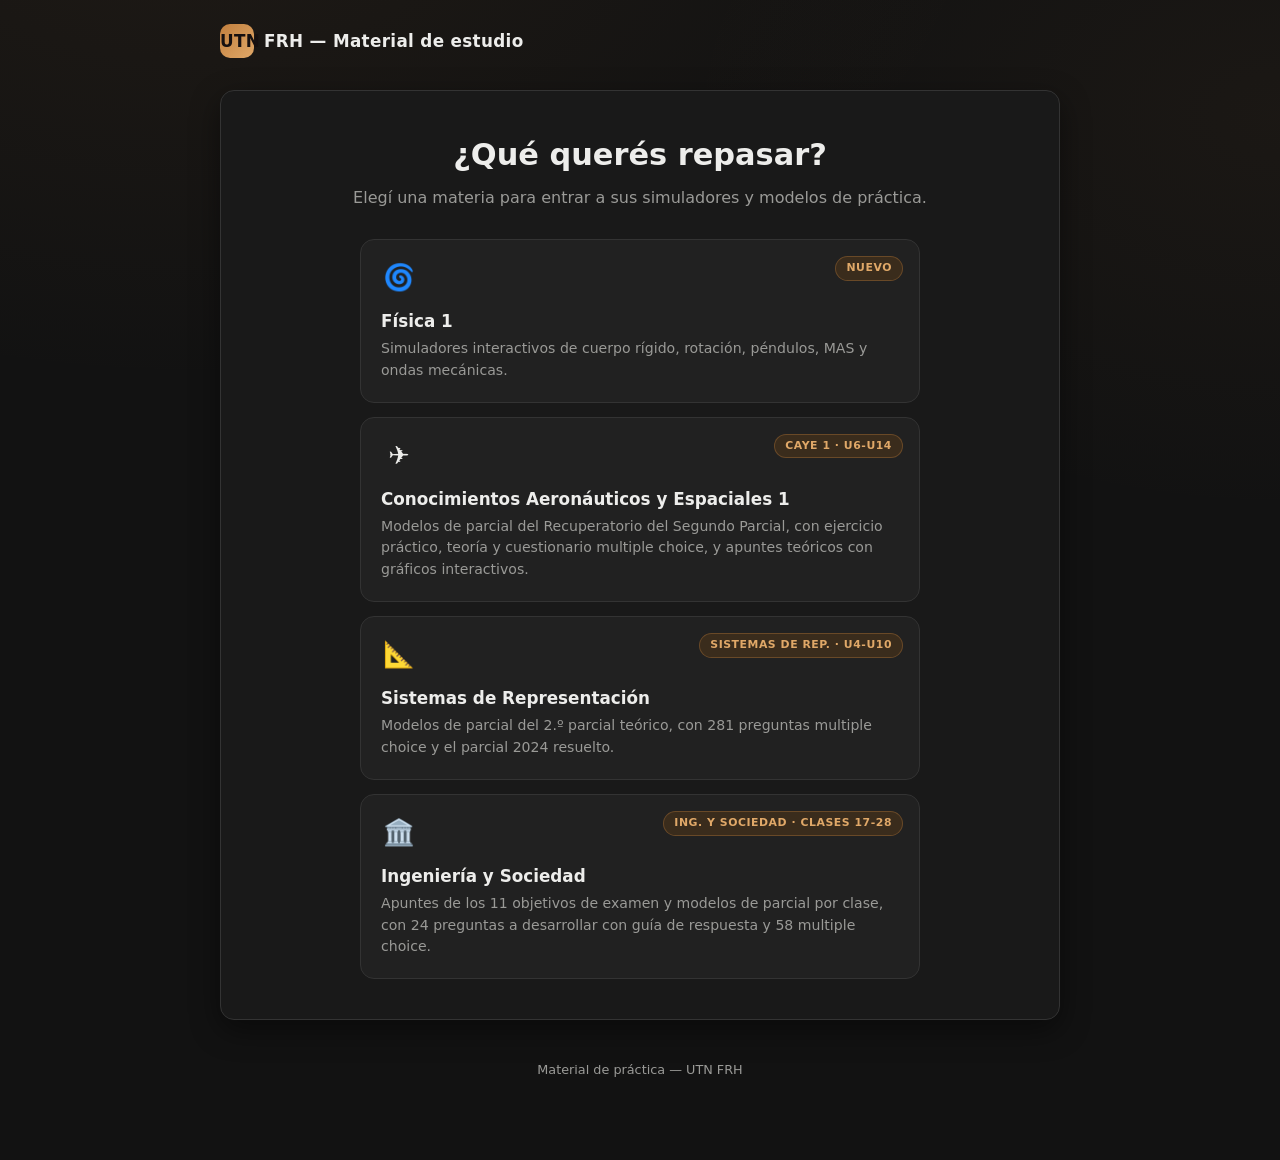
<file: index.html>
<!DOCTYPE html>
<html lang="es">
<head>
<meta charset="UTF-8" />
<meta name="viewport" content="width=device-width, initial-scale=1.0" />
<title>UTN FRH — Material de estudio</title>
<meta name="description" content="Simuladores y modelos de parcial interactivos para materias de la UTN FRH." />

<link rel="stylesheet" href="assets/css/styles.css" />
<style>
  .model-card.as-link { display: block; text-decoration: none; }
  .model-card .emoji { font-size: 1.6rem; line-height: 1; display: inline-grid; place-items: center; width: 36px; height: 36px; margin-bottom: 12px; }
</style>
</head>
<body>
<div class="app" id="app">
  <header class="site-header">
    <div class="brand"><span class="mark">UTN</span> FRH — Material de estudio</div>
  </header>

  <div class="card hero">
    <h1>¿Qué querés repasar?</h1>
    <p>Elegí una materia para entrar a sus simuladores y modelos de práctica.</p>
    <div class="model-grid" style="grid-template-columns: 1fr; max-width: 560px; margin: 0 auto;">
      <a class="model-card as-link" href="fisica1/index.html" style="animation-delay:0ms">
        <span class="emoji">🌀</span>
        <span class="tag">Nuevo</span>
        <h3>Física 1</h3>
        <p>Simuladores interactivos de cuerpo rígido, rotación, péndulos, MAS y ondas mecánicas.</p>
      </a>
      <a class="model-card as-link" href="cae1/index.html" style="animation-delay:70ms">
        <span class="emoji">✈️</span>
        <span class="tag">CAyE 1 · U6-U14</span>
        <h3>Conocimientos Aeronáuticos y Espaciales 1</h3>
        <p>Modelos de parcial del Recuperatorio del Segundo Parcial, con ejercicio práctico, teoría y cuestionario multiple choice, y apuntes teóricos con gráficos interactivos.</p>
      </a>
      <a class="model-card as-link" href="sistrep/index.html" style="animation-delay:140ms">
        <span class="emoji">📐</span>
        <span class="tag">Sistemas de Rep. · U4-U10</span>
        <h3>Sistemas de Representación</h3>
        <p>Modelos de parcial del 2.º parcial teórico, con 281 preguntas multiple choice y el parcial 2024 resuelto.</p>
      </a>
      <a class="model-card as-link" href="ingsoc/index.html" style="animation-delay:210ms">
        <span class="emoji">🏛️</span>
        <span class="tag">Ing. y Sociedad · Clases 17-28</span>
        <h3>Ingeniería y Sociedad</h3>
        <p>Apuntes de los 11 objetivos de examen y modelos de parcial por clase, con 24 preguntas a desarrollar con guía de respuesta y 58 multiple choice.</p>
      </a>
    </div>
  </div>

  <footer class="site-footer">Material de práctica — UTN FRH</footer>
</div>
</body>
</html>
</file>
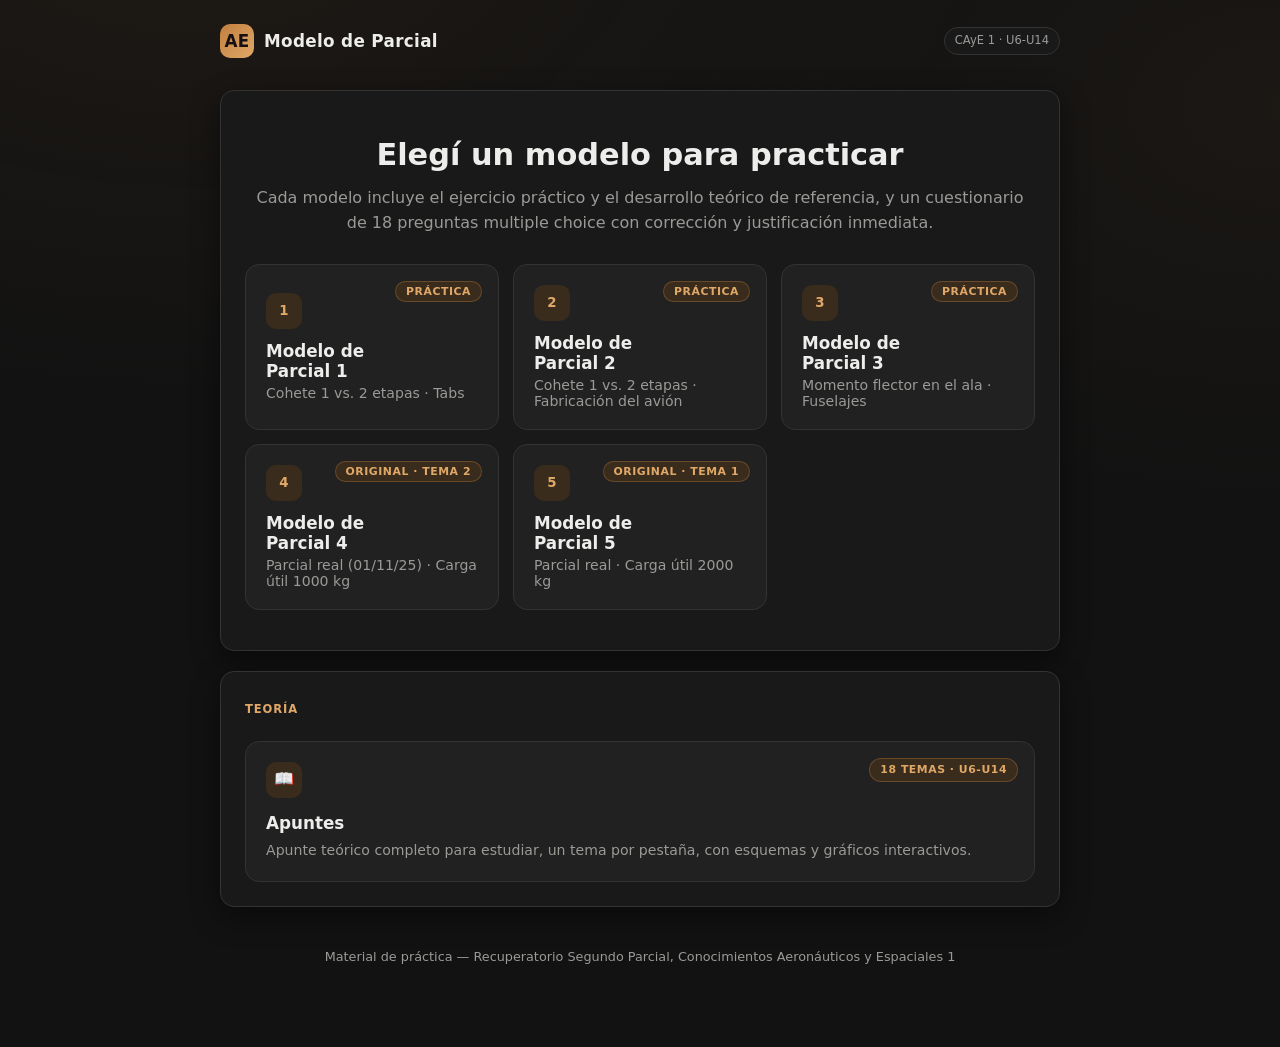
<file: cae1/index.html>
<!DOCTYPE html>
<html lang="es">
<head>
<meta charset="UTF-8" />
<meta name="viewport" content="width=device-width, initial-scale=1.0" />
<title>Modelo de Parcial — Recuperatorio U6-U14</title>
<meta name="description" content="Quiz interactivo de los modelos de parcial del Recuperatorio del Segundo Parcial de Conocimientos Aeronáuticos y Espaciales 1." />

<link rel="stylesheet" href="../assets/vendor/katex/katex.min.css">
<link rel="stylesheet" href="../assets/css/styles.css" />
</head>
<body>
<div class="app" id="app"></div>

<script defer src="../assets/vendor/katex/katex.min.js"></script>
<script defer src="../assets/vendor/katex/auto-render.min.js"></script>

<script src="../assets/js/data.js"></script>
<script src="../assets/js/app.js"></script>
</body>
</html>
</file>
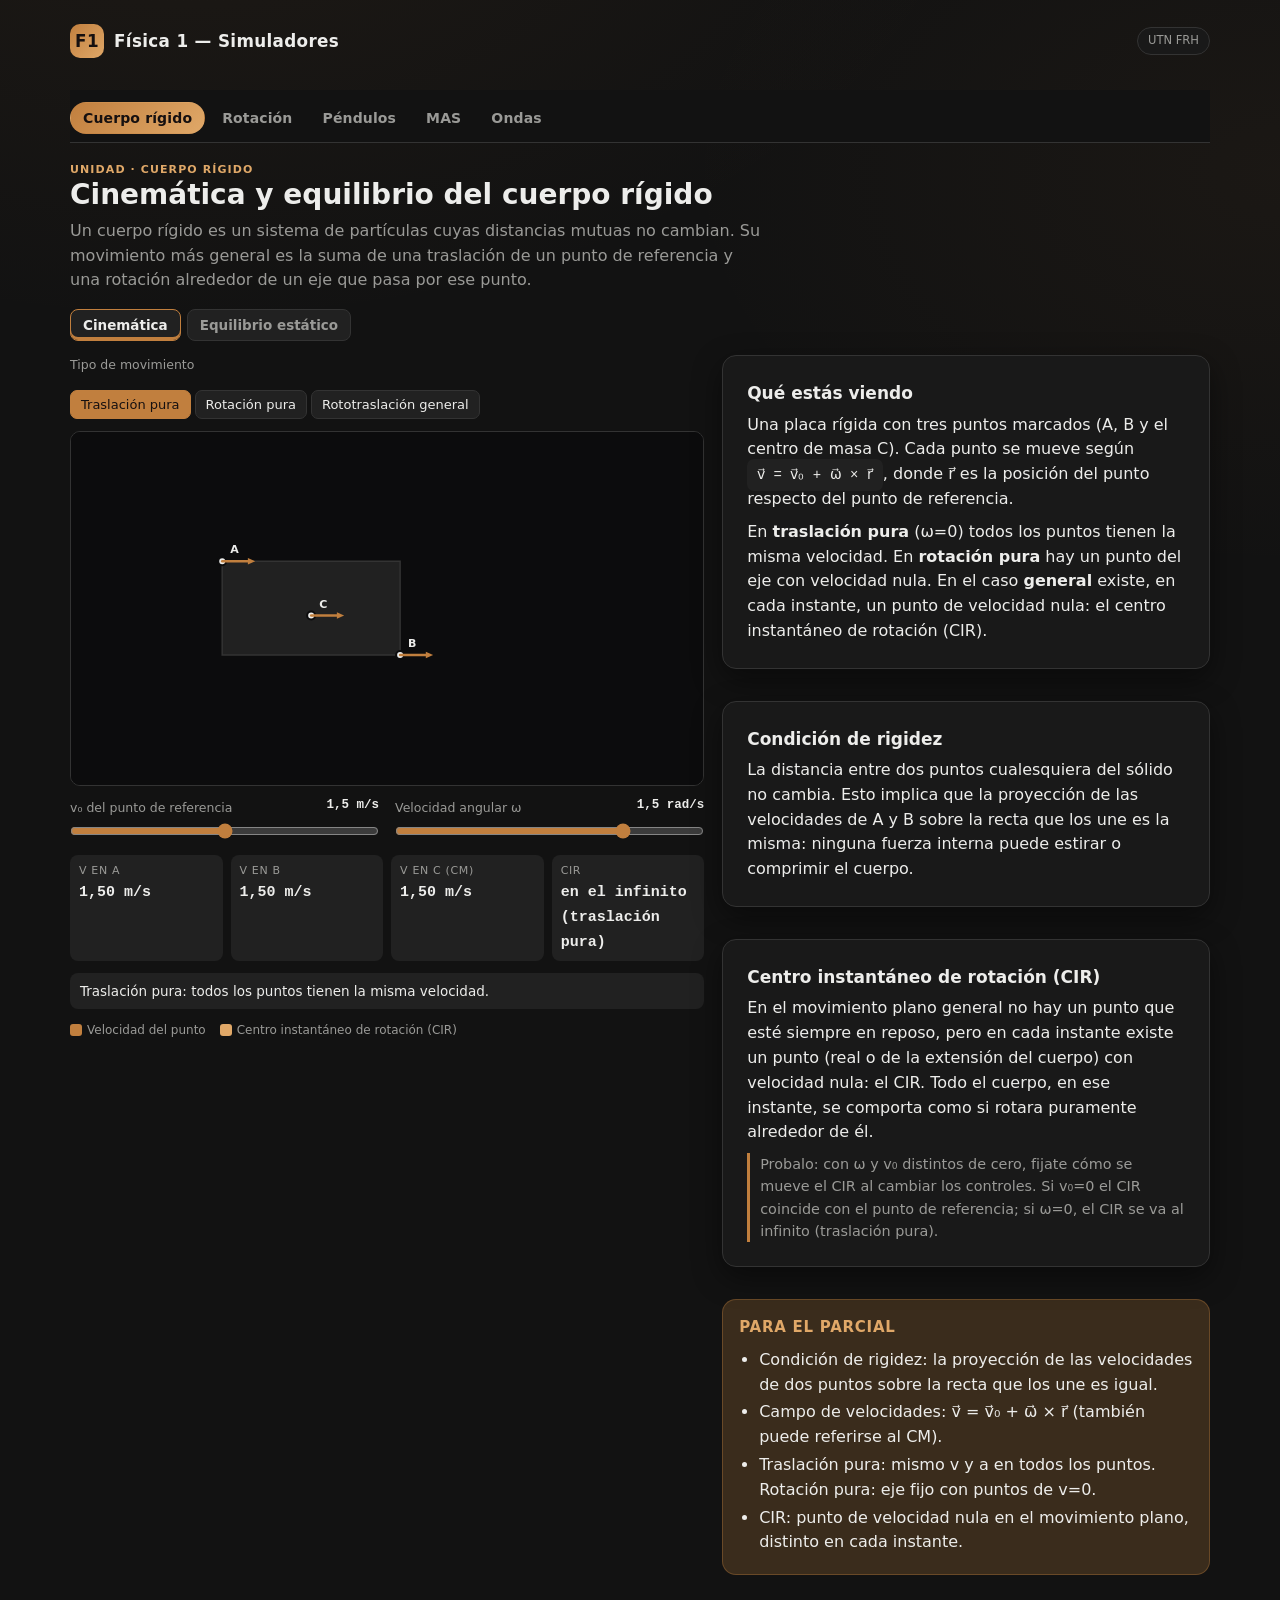
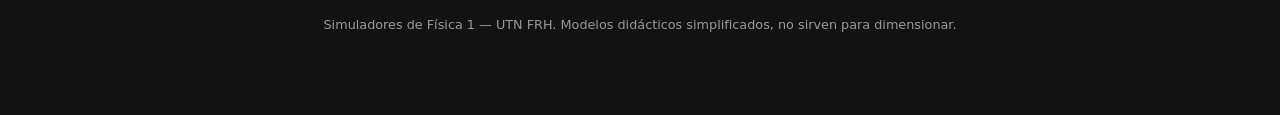
<file: fisica1/index.html>
<!doctype html>
<html lang="es">
<head>
<meta charset="utf-8">
<meta name="viewport" content="width=device-width, initial-scale=1, viewport-fit=cover">
<meta name="description" content="Simuladores interactivos de Física 1: cuerpo rígido, rotación, péndulos, MAS y ondas mecánicas.">
<title>Física 1 — Simuladores</title>
<link rel="stylesheet" href="../assets/css/styles.css">
<link rel="stylesheet" href="css/estilos.css">
</head>
<body>
<div class="app" id="app" style="max-width:1180px">

<header class="site-header">
  <a class="brand" href="../index.html"><span class="mark">F1</span> Física 1 — Simuladores</a>
  <span class="badge">UTN FRH</span>
</header>

<nav class="units" aria-label="Unidades">
  <div class="row" role="tablist">
    <button role="tab" data-tab="cuerpo">Cuerpo rígido</button>
    <button role="tab" data-tab="rotacion">Rotación</button>
    <button role="tab" data-tab="pendulos">Péndulos</button>
    <button role="tab" data-tab="mas">MAS</button>
    <button role="tab" data-tab="ondas">Ondas</button>
  </div>
</nav>

<main>

<!-- ===================== CUERPO RÍGIDO ===================== -->
<section class="panel" id="p-cuerpo" hidden>
  <div class="unit-head">
    <p class="eyebrow">Unidad · Cuerpo rígido</p>
    <h2>Cinemática y equilibrio del cuerpo rígido</h2>
    <p class="lede">Un cuerpo rígido es un sistema de partículas cuyas distancias mutuas no cambian. Su movimiento más general es la suma de una traslación de un punto de referencia y una rotación alrededor de un eje que pasa por ese punto.</p>
  </div>
  <div class="subnav">
    <button data-sub="cinem">Cinemática</button>
    <button data-sub="estat">Equilibrio estático</button>
  </div>

  <div class="sub" data-sub="cinem">
    <div class="f1-grid">
      <div class="sim">
        <div class="seglabel">Tipo de movimiento</div>
        <div class="seg" data-name="cr-tipo">
          <button data-v="trasl" aria-pressed="true">Traslación pura</button>
          <button data-v="rot">Rotación pura</button>
          <button data-v="general">Rototraslación general</button>
        </div>
        <canvas id="cr-canvas"></canvas>
        <div class="controls">
          <div class="ctl"><label for="cr-v0">v₀ del punto de referencia <output for="cr-v0"></output></label><input type="range" id="cr-v0" min="0" max="3" step="0.1" value="1.5" data-unit=" m/s" data-dec="1"></div>
          <div class="ctl"><label for="cr-w">Velocidad angular ω <output for="cr-w"></output></label><input type="range" id="cr-w" min="-3" max="3" step="0.1" value="1.5" data-unit=" rad/s" data-dec="1"></div>
        </div>
        <div class="readouts">
          <div class="ro"><span>v en A</span><b id="cr-va">—</b></div>
          <div class="ro"><span>v en B</span><b id="cr-vb">—</b></div>
          <div class="ro"><span>v en C (CM)</span><b id="cr-vc">—</b></div>
          <div class="ro"><span>CIR</span><b id="cr-cir">—</b></div>
        </div>
        <div class="f1-status" id="cr-status"></div>
        <div class="legend"><span><i style="background:var(--f1-accent)"></i>Velocidad del punto</span><span><i style="background:var(--f1-accent2)"></i>Centro instantáneo de rotación (CIR)</span></div>
      </div>
      <div class="explain">
        <div class="card">
          <h3>Qué estás viendo</h3>
          <p>Una placa rígida con tres puntos marcados (A, B y el centro de masa C). Cada punto se mueve según <span class="formula">v⃗ = v⃗₀ + ω⃗ × r⃗</span>, donde r⃗ es la posición del punto respecto del punto de referencia.</p>
          <p style="margin-top:8px">En <b>traslación pura</b> (ω=0) todos los puntos tienen la misma velocidad. En <b>rotación pura</b> hay un punto del eje con velocidad nula. En el caso <b>general</b> existe, en cada instante, un punto de velocidad nula: el centro instantáneo de rotación (CIR).</p>
        </div>
        <div class="card">
          <h3>Condición de rigidez</h3>
          <p>La distancia entre dos puntos cualesquiera del sólido no cambia. Esto implica que la proyección de las velocidades de A y B sobre la recta que los une es la misma: ninguna fuerza interna puede estirar o comprimir el cuerpo.</p>
        </div>
        <div class="card">
          <h3>Centro instantáneo de rotación (CIR)</h3>
          <p>En el movimiento plano general no hay un punto que esté siempre en reposo, pero en cada instante existe un punto (real o de la extensión del cuerpo) con velocidad nula: el CIR. Todo el cuerpo, en ese instante, se comporta como si rotara puramente alrededor de él.</p>
          <p class="note" style="margin-top:8px">Probalo: con ω y v₀ distintos de cero, fijate cómo se mueve el CIR al cambiar los controles. Si v₀=0 el CIR coincide con el punto de referencia; si ω=0, el CIR se va al infinito (traslación pura).</p>
        </div>
        <div class="exam">
          <h3>Para el parcial</h3>
          <ul>
            <li>Condición de rigidez: la proyección de las velocidades de dos puntos sobre la recta que los une es igual.</li>
            <li>Campo de velocidades: v⃗ = v⃗₀ + ω⃗ × r⃗ (también puede referirse al CM).</li>
            <li>Traslación pura: mismo v y a en todos los puntos. Rotación pura: eje fijo con puntos de v=0.</li>
            <li>CIR: punto de velocidad nula en el movimiento plano, distinto en cada instante.</li>
          </ul>
        </div>
      </div>
    </div>
  </div>

  <div class="sub" data-sub="estat" hidden>
    <div class="f1-grid">
      <div class="sim">
        <canvas id="es-canvas"></canvas>
        <div class="controls">
          <div class="ctl"><label for="es-x">Posición del peso (desde A) <output for="es-x"></output></label><input type="range" id="es-x" min="0" max="100" step="1" value="65" data-unit="%"></div>
          <div class="ctl"><label for="es-w">Peso del cuerpo <output for="es-w"></output></label><input type="range" id="es-w" min="50" max="400" step="10" value="200" data-unit=" N"></div>
          <div class="ctl"><label for="es-ang">Ángulo del cable en B <output for="es-ang"></output></label><input type="range" id="es-ang" min="20" max="90" step="1" value="60" data-unit="°"></div>
        </div>
        <div class="readouts">
          <div class="ro"><span>Tensión del cable</span><b id="es-t">—</b></div>
          <div class="ro"><span>Reacción horizontal en A</span><b id="es-ax">—</b></div>
          <div class="ro"><span>Reacción vertical en A</span><b id="es-ay">—</b></div>
        </div>
        <div class="f1-status good" id="es-status">Sistema en equilibrio: ΣF = 0 y ΣM = 0.</div>
      </div>
      <div class="explain">
        <div class="card">
          <h3>Qué estás viendo</h3>
          <p>Una barra articulada en A (bisagra: reacción con componentes Ax y Ay pero sin momento) sostenida por un cable en B. Un peso cuelga a una distancia ajustable del apoyo A. El sistema siempre está en equilibrio: lo que cambia son las reacciones necesarias para sostenerlo.</p>
        </div>
        <div class="card">
          <h3>Las dos condiciones</h3>
          <p class="ppt">Para que un cuerpo rígido esté en equilibrio estático deben cumplirse simultáneamente:</p>
          <ul style="margin-top:8px">
            <li><b>ΣF⃗ = 0</b>: el cuerpo no se traslada (a del CM = 0).</li>
            <li><b>ΣM⃗ = 0</b>: el cuerpo no rota (α = 0), tomando momentos respecto de cualquier punto.</li>
          </ul>
          <p class="note" style="margin-top:8px">Tomar momentos respecto de A elimina del cálculo las reacciones Ax y Ay (su brazo de palanca es cero), y así se despeja directamente la tensión del cable.</p>
        </div>
        <div class="card">
          <h3>Cómo se resuelve acá</h3>
          <p>ΣM_A = 0 da la tensión T a partir del peso y las distancias. Luego ΣFx=0 y ΣFy=0 dan Ax y Ay. Movè el peso hacia B: la tensión necesaria aumenta porque el brazo de palanca del peso respecto de A crece.</p>
        </div>
        <div class="exam">
          <h3>Para el parcial</h3>
          <ul>
            <li>Equilibrio estático: ΣF⃗ = 0 (no traslada) y ΣM⃗ = 0 respecto de cualquier punto (no rota).</li>
            <li>Conviene tomar momentos en el punto donde hay más incógnitas de fuerza (ahí su momento se anula).</li>
            <li>Una bisagra/articulación aporta reacción de fuerza (2 componentes) pero no momento.</li>
          </ul>
        </div>
      </div>
    </div>
  </div>
</section>

<!-- ===================== ROTACIÓN ===================== -->
<section class="panel" id="p-rotacion" hidden>
  <div class="unit-head">
    <p class="eyebrow">Unidad · Rotación</p>
    <h2>Momento de inercia, momento angular y energía de rotación</h2>
    <p class="lede">El momento de inercia mide la resistencia de un cuerpo a cambiar su estado de rotación, del mismo modo que la masa mide su resistencia a cambiar su traslación.</p>
  </div>
  <div class="subnav">
    <button data-sub="inercia">Momento de inercia y Steiner</button>
    <button data-sub="angular">Momento angular y dinámica</button>
    <button data-sub="rodadura">Energía y rodadura</button>
  </div>

  <div class="sub" data-sub="inercia">
    <div class="f1-grid">
      <div class="sim">
        <div class="seglabel">Forma</div>
        <div class="seg" data-name="in-forma">
          <button data-v="varilla" aria-pressed="true">Varilla</button>
          <button data-v="disco">Disco</button>
          <button data-v="aro">Aro</button>
          <button data-v="esfera">Esfera maciza</button>
          <button data-v="esferah">Esfera hueca</button>
        </div>
        <canvas id="in-canvas"></canvas>
        <div class="controls">
          <div class="ctl"><label for="in-m">Masa m <output for="in-m"></output></label><input type="range" id="in-m" min="0.5" max="10" step="0.1" value="2" data-unit=" kg" data-dec="1"></div>
          <div class="ctl"><label for="in-r">Tamaño (R o L) <output for="in-r"></output></label><input type="range" id="in-r" min="0.1" max="1.5" step="0.05" value="0.6" data-unit=" m" data-dec="2"></div>
          <div class="ctl"><label for="in-d">Distancia d (Steiner) <output for="in-d"></output></label><input type="range" id="in-d" min="0" max="1.5" step="0.05" value="0" data-unit=" m" data-dec="2"></div>
        </div>
        <div class="readouts">
          <div class="ro"><span>I_CM</span><b id="in-icm">—</b></div>
          <div class="ro"><span>I (eje a distancia d)</span><b id="in-id">—</b></div>
        </div>
        <div class="formula" id="in-formula">I_CM = …</div>
      </div>
      <div class="explain">
        <div class="card">
          <h3>Qué estás viendo</h3>
          <p>El cuerpo con su eje de rotación por el centro de masa (línea llena) y un eje paralelo a distancia d (línea punteada). El momento de inercia depende de cómo está distribuida la masa respecto del eje elegido.</p>
        </div>
        <div class="card">
          <h3>Teorema de Steiner (ejes paralelos)</h3>
          <p class="ppt">Permite calcular el momento de inercia respecto de un eje arbitrario si se conoce el valor respecto de un eje paralelo que pasa por el CM:</p>
          <p class="formula" style="margin-top:8px">I = I_CM + m·d²</p>
          <p class="note" style="margin-top:8px">El momento de inercia es <b>mínimo</b> en el eje que pasa por el CM: cualquier eje paralelo desplazado una distancia d suma siempre m·d² (nunca resta).</p>
        </div>
        <div class="card">
          <h3>Probalo</h3>
          <p>Subí d con la varilla: I crece con el cuadrado de la distancia. Compará la esfera maciza (2/5 mR²) con la hueca (2/3 mR²): a igual masa y radio, la hueca tiene más inercia rotacional porque su masa está más lejos del eje.</p>
        </div>
        <div class="exam">
          <h3>Para el parcial</h3>
          <ul>
            <li>I = Σ mᵢrᵢ² (discreto) o ∫r²dm (continuo); unidades kg·m².</li>
            <li>Steiner: I = I_CM + m·d², válido solo entre ejes paralelos, uno de ellos por el CM.</li>
            <li>Varilla (eje centro, ⊥): (1/12)mL². Disco/cilindro macizo: (1/2)mR². Aro: mR². Esfera maciza: (2/5)mR². Esfera hueca: (2/3)mR².</li>
          </ul>
        </div>
      </div>
    </div>
  </div>

  <div class="sub" data-sub="angular" hidden>
    <div class="f1-grid">
      <div class="sim">
        <canvas id="an-canvas"></canvas>
        <div class="controls">
          <div class="ctl"><label for="an-f">Fuerza tangencial F <output for="an-f"></output></label><input type="range" id="an-f" min="0" max="50" step="1" value="20" data-unit=" N"></div>
          <div class="ctl"><label for="an-r">Radio de aplicación r <output for="an-r"></output></label><input type="range" id="an-r" min="0.05" max="0.5" step="0.01" value="0.3" data-unit=" m" data-dec="2"></div>
          <div class="ctl"><label for="an-i">Momento de inercia I <output for="an-i"></output></label><input type="range" id="an-i" min="0.1" max="5" step="0.1" value="1" data-unit=" kg·m²" data-dec="1"></div>
          <div class="ctl" style="justify-content:flex-end"><button class="btn" id="an-reset" type="button">Reiniciar ω</button></div>
        </div>
        <div class="readouts">
          <div class="ro"><span>Torque τ = r·F</span><b id="an-tau">—</b></div>
          <div class="ro"><span>Aceleración angular α</span><b id="an-alfa">—</b></div>
          <div class="ro"><span>ω actual</span><b id="an-w">—</b></div>
          <div class="ro"><span>Momento angular L = Iω</span><b id="an-l">—</b></div>
        </div>
      </div>
      <div class="explain">
        <div class="card">
          <h3>Qué estás viendo</h3>
          <p>Un disco que puede girar libremente. Aplicás una fuerza tangencial F a una distancia r del eje: eso genera un torque τ = r×F que lo acelera angularmente, igual que una fuerza neta acelera linealmente a una masa.</p>
        </div>
        <div class="card">
          <h3>Ecuación de movimiento de rotación</h3>
          <p class="formula">τ = I·α</p>
          <p style="margin-top:8px">Es el análogo rotacional de F = m·a. El momento de inercia I hace el papel de la masa: mide cuánto "cuesta" cambiar el estado de rotación.</p>
        </div>
        <div class="card">
          <h3>Momento angular</h3>
          <p>Para un cuerpo que rota respecto de un eje principal, L = I·ω. El torque neto es la razón de cambio de L: <span class="formula">τ = dL/dt</span>. Si no hay torque externo, L se conserva (por ejemplo, un patinador que recoge los brazos: baja I, sube ω para mantener L constante).</p>
        </div>
        <div class="exam">
          <h3>Para el parcial</h3>
          <ul>
            <li>τ⃗ = r⃗ × F⃗; módulo τ = r·F·sen(θ).</li>
            <li>Ecuación de rotación: τ_neto = I·α (análoga a F=ma).</li>
            <li>L⃗ = I·ω⃗ (eje principal); conservación: si τ_neto=0, L=cte.</li>
          </ul>
        </div>
      </div>
    </div>
  </div>

  <div class="sub" data-sub="rodadura" hidden>
    <div class="f1-grid">
      <div class="sim">
        <div class="seglabel">Cuerpo que rueda</div>
        <div class="seg" data-name="ro-forma">
          <button data-v="aro" aria-pressed="true">Aro</button>
          <button data-v="cilindro">Cilindro macizo</button>
          <button data-v="esfera">Esfera maciza</button>
        </div>
        <canvas id="ro-canvas"></canvas>
        <div class="controls">
          <div class="ctl"><label for="ro-ang">Ángulo del plano β <output for="ro-ang"></output></label><input type="range" id="ro-ang" min="5" max="45" step="1" value="20" data-unit="°"></div>
          <div class="ctl" style="justify-content:flex-end"><button class="btn primary" id="ro-play" type="button">Soltar</button></div>
        </div>
        <div class="readouts">
          <div class="ro"><span>a_CM</span><b id="ro-a">—</b></div>
          <div class="ro"><span>v_CM al llegar</span><b id="ro-v">—</b></div>
          <div class="ro"><span>Energía traslación</span><b id="ro-ect">—</b></div>
          <div class="ro"><span>Energía rotación</span><b id="ro-ecr">—</b></div>
        </div>
      </div>
      <div class="explain">
        <div class="card">
          <h3>Qué estás viendo</h3>
          <p>Un cuerpo que rueda sin deslizar por un plano inclinado. "Rodar sin deslizar" vincula la traslación y la rotación: v_CM = ω·R, a_CM = α·R. El punto de contacto con el plano tiene velocidad instantánea nula.</p>
        </div>
        <div class="card">
          <h3>Reparto de energía</h3>
          <p class="ppt">Al bajar, la energía potencial se reparte entre energía cinética de traslación y de rotación:</p>
          <p class="formula" style="margin-top:8px">m·g·h = ½m·v² + ½I_CM·ω²</p>
          <p class="note" style="margin-top:8px">Cuanto mayor es I_CM/(mR²) de la forma, más energía "se va" a rotación y menos queda para acelerar el centro de masa: por eso la esfera llega primero, después el cilindro, y el aro (toda su masa en el borde) último.</p>
        </div>
        <div class="card">
          <h3>Rozamiento estático</h3>
          <p>Para que haya rodadura sin deslizamiento tiene que existir rozamiento entre el cuerpo y el plano. Como el punto de contacto no desliza, ese rozamiento es estático y <b>no realiza trabajo</b>: por eso la energía mecánica se conserva en la rodadura ideal.</p>
        </div>
        <div class="exam">
          <h3>Para el parcial</h3>
          <ul>
            <li>Condición de rodadura: v_CM = ωR, a_CM = αR.</li>
            <li>mgh = ½mv² + ½I_CMω² (con v=ωR) da a_CM = g·senβ / (1 + I_CM/(mR²)).</li>
            <li>A menor I_CM/(mR²), mayor aceleración: esfera &gt; cilindro &gt; aro.</li>
            <li>El rozamiento en rodadura pura es estático y no disipa energía.</li>
          </ul>
        </div>
      </div>
    </div>
  </div>
</section>

<!-- ===================== PÉNDULOS ===================== -->
<section class="panel" id="p-pendulos" hidden>
  <div class="unit-head">
    <p class="eyebrow">Unidad · Péndulos</p>
    <h2>Péndulo simple y péndulo físico</h2>
    <p class="lede">Si las oscilaciones son pequeñas, ambos péndulos realizan un Movimiento Armónico Simple: su período no depende de la amplitud.</p>
  </div>
  <div class="subnav">
    <button data-sub="simple">Péndulo simple</button>
    <button data-sub="fisico">Péndulo físico</button>
  </div>

  <div class="sub" data-sub="simple">
    <div class="f1-grid">
      <div class="sim">
        <canvas id="ps-canvas"></canvas>
        <div class="controls">
          <div class="ctl"><label for="ps-l">Longitud l <output for="ps-l"></output></label><input type="range" id="ps-l" min="0.2" max="2" step="0.05" value="1" data-unit=" m" data-dec="2"></div>
          <div class="ctl"><label for="ps-a">Amplitud θ₀ <output for="ps-a"></output></label><input type="range" id="ps-a" min="2" max="20" step="1" value="12" data-unit="°"></div>
        </div>
        <div class="readouts">
          <div class="ro"><span>Período T</span><b id="ps-t">—</b></div>
          <div class="ro"><span>Frecuencia f</span><b id="ps-f">—</b></div>
          <div class="ro"><span>ω</span><b id="ps-w">—</b></div>
        </div>
        <canvas id="ps-graph"></canvas>
      </div>
      <div class="explain">
        <div class="card">
          <h3>Qué estás viendo</h3>
          <p>Un cuerpo puntual de masa m suspendido de una cuerda inextensible de longitud l y masa despreciable. Abajo, el gráfico de θ(t) durante la oscilación.</p>
        </div>
        <div class="card">
          <h3>Deducción</h3>
          <p>En la dirección tangencial, la fuerza neta es la componente del peso: −mg·sen(θ) = m·l·(d²θ/dt²). Para pequeñas oscilaciones, sen(θ)≈θ, y queda la ecuación del MAS:</p>
          <p class="formula" style="margin-top:8px">d²θ/dt² + (g/l)·θ = 0</p>
          <p class="note" style="margin-top:8px">de donde ω² = g/l y T = 2π√(l/g).</p>
        </div>
        <div class="exam">
          <h3>Para el parcial</h3>
          <ul>
            <li>T = 2π√(l/g): depende solo de l y g, no de la masa ni de la amplitud (para ángulos chicos).</li>
            <li>Válido en el régimen de pequeñas oscilaciones (sen θ ≈ θ).</li>
            <li>Se usa para medir g en un lugar, midiendo T y l.</li>
          </ul>
        </div>
      </div>
    </div>
  </div>

  <div class="sub" data-sub="fisico" hidden>
    <div class="f1-grid">
      <div class="sim">
        <canvas id="pf-canvas"></canvas>
        <div class="controls">
          <div class="ctl"><label for="pf-l">Longitud de la varilla L <output for="pf-l"></output></label><input type="range" id="pf-l" min="0.5" max="2" step="0.05" value="1.2" data-unit=" m" data-dec="2"></div>
          <div class="ctl"><label for="pf-d">Posición de la lenteja (disco) <output for="pf-d"></output></label><input type="range" id="pf-d" min="0.2" max="2" step="0.02" value="1.1" data-unit=" m" data-dec="2"></div>
          <div class="ctl"><label for="pf-a">Amplitud θ₀ <output for="pf-a"></output></label><input type="range" id="pf-a" min="2" max="20" step="1" value="12" data-unit="°"></div>
        </div>
        <div class="readouts">
          <div class="ro"><span>I_O (Steiner)</span><b id="pf-io">—</b></div>
          <div class="ro"><span>Período T</span><b id="pf-t">—</b></div>
          <div class="ro"><span>Longitud equiv. l_eq</span><b id="pf-leq">—</b></div>
        </div>
      </div>
      <div class="explain">
        <div class="card">
          <h3>Qué estás viendo</h3>
          <p>Un péndulo físico real: una varilla pivotada en un extremo, con una lenteja (disco) que podés deslizar a lo largo de ella, como en un reloj de péndulo. Al mover el disco cambiás tanto el momento de inercia total I_O como la posición del centro de masa del conjunto.</p>
        </div>
        <div class="card">
          <h3>Deducción</h3>
          <p>Tomando momentos respecto del pivote "o": −Mg·d·sen(θ) = I_O·(d²θ/dt²), con M la masa total y d la distancia del pivote al CM del conjunto. Para pequeñas oscilaciones queda la ecuación del MAS, con:</p>
          <p class="formula" style="margin-top:8px">ω² = Mgd / I_O &nbsp;→&nbsp; T = 2π√(I_O / (Mgd))</p>
          <p class="note" style="margin-top:8px">I_O = I_varilla,O + I_disco,O, donde la contribución del disco se calcula con Steiner: I_disco,O = m_disco·d_disco² (lo tratamos como masa puntual).</p>
        </div>
        <div class="card">
          <h3>Longitud equivalente</h3>
          <p>Todo péndulo físico tiene un péndulo simple "equivalente" con el mismo período: l_eq = I_O / (M·d). Probá acercar el disco al pivote: I_O baja, pero d también baja, y el período no cambia de forma obvia — por eso hay que calcularlo, no "sentirlo".</p>
        </div>
        <div class="exam">
          <h3>Para el parcial</h3>
          <ul>
            <li>T = 2π√(I_O/(mgd)), con I_O por Steiner respecto del eje de suspensión.</li>
            <li>d es la distancia del eje de rotación al centro de masa (no la longitud total del cuerpo).</li>
            <li>Péndulo simple = caso particular con toda la masa concentrada en l=d.</li>
          </ul>
        </div>
      </div>
    </div>
  </div>
</section>

<!-- ===================== MAS ===================== -->
<section class="panel" id="p-mas" hidden>
  <div class="unit-head">
    <p class="eyebrow">Unidad · Movimiento Armónico Simple</p>
    <h2>Cinemática, dinámica y energía del MAS</h2>
    <p class="lede">El MAS aparece una y otra vez en física: resortes, péndulos, circuitos, vibraciones moleculares. Todos comparten la misma ecuación.</p>
  </div>
  <div class="subnav">
    <button data-sub="cinem">Cinemática</button>
    <button data-sub="dinam">Dinámica y Ley de Hooke</button>
    <button data-sub="energ">Energía</button>
  </div>

  <div class="sub" data-sub="cinem">
    <div class="f1-grid">
      <div class="sim">
        <canvas id="mc-canvas"></canvas>
        <div class="controls">
          <div class="ctl"><label for="mc-a">Amplitud A <output for="mc-a"></output></label><input type="range" id="mc-a" min="0.3" max="1.5" step="0.05" value="1" data-unit=" m" data-dec="2"></div>
          <div class="ctl"><label for="mc-w">Pulsación ω <output for="mc-w"></output></label><input type="range" id="mc-w" min="0.5" max="4" step="0.1" value="2" data-unit=" rad/s" data-dec="1"></div>
        </div>
        <canvas id="mc-graph"></canvas>
        <div class="legend"><span><i style="background:var(--f1-accent)"></i>Posición x(t)</span><span><i style="background:var(--f1-accent2)"></i>Velocidad v(t)</span></div>
      </div>
      <div class="explain">
        <div class="card">
          <h3>Qué estás viendo</h3>
          <p>Un disco gira con velocidad angular constante ω; la sombra del clavo marcado proyecta sobre el eje horizontal un movimiento armónico simple. Es la forma más intuitiva de "ver" de dónde salen las ecuaciones del MAS.</p>
        </div>
        <div class="card">
          <h3>Ecuaciones horarias</h3>
          <p class="formula">x(t) = A·sen(ωt + α₀)</p>
          <p class="formula" style="margin-top:6px">v(t) = Aω·cos(ωt + α₀)</p>
          <p class="formula" style="margin-top:6px">a(t) = −Aω²·sen(ωt + α₀) = −ω²·x(t)</p>
          <p class="note" style="margin-top:8px">La velocidad es máxima (Aω) cuando x=0; la aceleración es máxima (Aω²) en los extremos (x=±A), donde la velocidad es nula.</p>
        </div>
        <div class="exam">
          <h3>Para el parcial</h3>
          <ul>
            <li>a(x) = −ω²x: la aceleración es proporcional y opuesta a la posición. Esta es la condición que define al MAS.</li>
            <li>T = 2π/ω, f = 1/T = ω/(2π). No dependen de la amplitud.</li>
            <li>v máxima en x=0; a máxima en x=±A.</li>
          </ul>
        </div>
      </div>
    </div>
  </div>

  <div class="sub" data-sub="dinam" hidden>
    <div class="f1-grid">
      <div class="sim">
        <canvas id="md-canvas"></canvas>
        <div class="controls">
          <div class="ctl"><label for="md-k">Constante elástica k <output for="md-k"></output></label><input type="range" id="md-k" min="5" max="100" step="1" value="40" data-unit=" N/m"></div>
          <div class="ctl"><label for="md-m">Masa m <output for="md-m"></output></label><input type="range" id="md-m" min="0.2" max="3" step="0.1" value="1" data-unit=" kg" data-dec="1"></div>
          <div class="ctl"><label for="md-x0">Elongación inicial <output for="md-x0"></output></label><input type="range" id="md-x0" min="0.1" max="0.4" step="0.01" value="0.25" data-unit=" m" data-dec="2"></div>
        </div>
        <div class="readouts">
          <div class="ro"><span>Fuerza elástica F</span><b id="md-f">—</b></div>
          <div class="ro"><span>ω = √(k/m)</span><b id="md-w">—</b></div>
          <div class="ro"><span>Período T</span><b id="md-t">—</b></div>
        </div>
      </div>
      <div class="explain">
        <div class="card">
          <h3>Qué estás viendo</h3>
          <p>El sistema masa-resorte clásico. El bloque se suelta desde la elongación inicial y oscila libremente; la flecha muestra la fuerza elástica en cada instante.</p>
        </div>
        <div class="card">
          <h3>Ley de Hooke</h3>
          <p class="ppt">A mayor elongación, mayor fuerza elástica, siempre en sentido contrario al desplazamiento:</p>
          <p class="formula" style="margin-top:8px">F⃗ = −k·x⃗</p>
          <p style="margin-top:8px">Aplicando la 2ª ley de Newton, −kx = ma, y como a = d²x/dt², se obtiene la ecuación del MAS con <span class="formula">ω² = k/m</span>.</p>
        </div>
        <div class="card">
          <h3>Qué pasa si cambiás k o m</h3>
          <p>Un resorte más duro (k mayor) da ciclos más cortos (mayor ω, menor T). Una masa mayor da ciclos más largos. Ninguno de los dos cambia la amplitud: el período de un MAS es independiente de cuánto se estiró inicialmente el resorte.</p>
        </div>
        <div class="exam">
          <h3>Para el parcial</h3>
          <ul>
            <li>F = −kx (Ley de Hooke); k en N/m.</li>
            <li>ω = √(k/m); T = 2π√(m/k).</li>
            <li>T no depende de la amplitud (isocronismo del MAS).</li>
          </ul>
        </div>
      </div>
    </div>
  </div>

  <div class="sub" data-sub="energ" hidden>
    <div class="f1-grid">
      <div class="sim">
        <canvas id="me-canvas"></canvas>
        <div class="controls">
          <div class="ctl"><label for="me-k">Constante elástica k <output for="me-k"></output></label><input type="range" id="me-k" min="5" max="100" step="1" value="40" data-unit=" N/m"></div>
          <div class="ctl"><label for="me-a">Amplitud A <output for="me-a"></output></label><input type="range" id="me-a" min="0.1" max="0.4" step="0.01" value="0.3" data-unit=" m" data-dec="2"></div>
        </div>
        <div class="readouts">
          <div class="ro"><span>Energía mecánica</span><b id="me-em">—</b></div>
          <div class="ro"><span>E. potencial</span><b id="me-ep">—</b></div>
          <div class="ro"><span>E. cinética</span><b id="me-ec">—</b></div>
        </div>
        <canvas id="me-graph"></canvas>
        <div class="legend"><span><i style="background:var(--f1-accent2)"></i>E. potencial (½kx²)</span><span><i style="background:var(--f1-good)"></i>E. cinética</span><span><i style="background:var(--f1-muted)"></i>E. mecánica (cte.)</span></div>
      </div>
      <div class="explain">
        <div class="card">
          <h3>Qué estás viendo</h3>
          <p>El punto rojo recorre el MAS mientras arriba se grafican las tres energías en función de la posición x. La barra de energía mecánica es horizontal porque se conserva.</p>
        </div>
        <div class="card">
          <h3>Conservación de la energía</h3>
          <p class="formula">E = ½m·v² + ½k·x² = ½k·A² = constante</p>
          <p style="margin-top:8px">En los extremos (x=±A) toda la energía es potencial elástica y v=0. En el centro (x=0) toda la energía es cinética y v es máxima: v_max = A√(k/m) = Aω.</p>
        </div>
        <div class="card">
          <h3>Probalo</h3>
          <p>Subí la amplitud: la energía mecánica crece con A² (¡no linealmente!). La parábola de energía potencial se vuelve más ancha, pero el punto donde EC=EP sigue estando en x = ±A/√2.</p>
        </div>
        <div class="exam">
          <h3>Para el parcial</h3>
          <ul>
            <li>E_mecánica = ½kA² = ½mv_max² (constante durante todo el movimiento).</li>
            <li>E_potencial = ½kx²; E_cinética = ½mv² = E − E_potencial.</li>
            <li>v(x) = ±√((k/m)(A²−x²)); v_max en x=0.</li>
          </ul>
        </div>
      </div>
    </div>
  </div>
</section>

<!-- ===================== ONDAS ===================== -->
<section class="panel" id="p-ondas" hidden>
  <div class="unit-head">
    <p class="eyebrow">Unidad · Ondas mecánicas</p>
    <h2>Función de onda, propagación y ondas estacionarias</h2>
    <p class="lede">Una onda mecánica transporta energía y cantidad de movimiento a través de un medio sin que el medio mismo viaje con ella.</p>
  </div>
  <div class="subnav">
    <button data-sub="viajera">Ondas mecánicas</button>
    <button data-sub="estac">Ondas estacionarias</button>
  </div>

  <div class="sub" data-sub="viajera">
    <div class="f1-grid">
      <div class="sim">
        <div class="seglabel">Tipo de onda</div>
        <div class="seg" data-name="ov-tipo">
          <button data-v="transversal" aria-pressed="true">Transversal</button>
          <button data-v="longitudinal">Longitudinal</button>
        </div>
        <canvas id="ov-canvas"></canvas>
        <div class="controls">
          <div class="ctl"><label for="ov-a">Amplitud A <output for="ov-a"></output></label><input type="range" id="ov-a" min="0.2" max="1" step="0.05" value="0.6" data-unit=" m" data-dec="2"></div>
          <div class="ctl"><label for="ov-lam">Longitud de onda λ <output for="ov-lam"></output></label><input type="range" id="ov-lam" min="1" max="6" step="0.1" value="3" data-unit=" m" data-dec="1"></div>
          <div class="ctl"><label for="ov-v">Rapidez de propagación v <output for="ov-v"></output></label><input type="range" id="ov-v" min="0.5" max="4" step="0.1" value="2" data-unit=" m/s" data-dec="1"></div>
        </div>
        <div class="readouts">
          <div class="ro"><span>Período T = λ/v</span><b id="ov-t">—</b></div>
          <div class="ro"><span>Frecuencia f</span><b id="ov-f">—</b></div>
          <div class="ro"><span>Número de onda k</span><b id="ov-k">—</b></div>
          <div class="ro"><span>Frec. angular ω</span><b id="ov-w">—</b></div>
        </div>
      </div>
      <div class="explain">
        <div class="card">
          <h3>Qué estás viendo</h3>
          <p>La función de onda sinusoidal y(x,t) = A·sen(kx − ωt) propagándose. En el modo transversal, los elementos del medio (los puntos de la cuerda) se mueven perpendicular a la propagación; en el longitudinal, en paralelo (como un resorte).</p>
        </div>
        <div class="card">
          <h3>Parámetros de la onda</h3>
          <p>Cresta y valle, longitud de onda λ (distancia entre crestas), período T (tiempo entre dos crestas en un punto fijo) y amplitud A (máximo desplazamiento).</p>
          <p class="formula" style="margin-top:8px">v = λ/T = λ·f &nbsp;&nbsp; k = 2π/λ &nbsp;&nbsp; ω = 2π/T = 2π·f &nbsp;&nbsp; v = ω/k</p>
        </div>
        <div class="card">
          <h3>Movimiento de un punto de la cuerda</h3>
          <p>Cada elemento de la cuerda, aunque la onda viaje en x, oscila con MAS en y: v_y = ∂y/∂t, con v_y máxima = Aω cuando y=0. No confundir la rapidez de la onda (v) con la rapidez transversal de un punto (v_y).</p>
        </div>
        <div class="exam">
          <h3>Para el parcial</h3>
          <ul>
            <li>y(x,t) = A·sen(kx − ωt + φ); k = 2π/λ; ω = 2π/T.</li>
            <li>v = λ/T = ω/k (rapidez de la onda, distinta de v_y del medio).</li>
            <li>Transversal: el medio se mueve ⊥ a la propagación. Longitudinal: en la misma dirección.</li>
            <li>Rapidez en una cuerda: v = √(T_ension/μ), con μ = masa por unidad de longitud.</li>
          </ul>
        </div>
      </div>
    </div>
  </div>

  <div class="sub" data-sub="estac" hidden>
    <div class="f1-grid">
      <div class="sim">
        <canvas id="oe-canvas"></canvas>
        <div class="controls">
          <div class="ctl"><label for="oe-n">Modo normal n <output for="oe-n"></output></label><input type="range" id="oe-n" min="1" max="6" step="1" value="2"></div>
          <div class="ctl"><label for="oe-v">Rapidez de onda v <output for="oe-v"></output></label><input type="range" id="oe-v" min="1" max="8" step="0.2" value="4" data-unit=" m/s" data-dec="1"></div>
        </div>
        <div class="readouts">
          <div class="ro"><span>Longitud de onda λₙ = 2L/n</span><b id="oe-lam">—</b></div>
          <div class="ro"><span>Frecuencia fₙ = n·v/(2L)</span><b id="oe-f">—</b></div>
          <div class="ro"><span>Nodos (sin extremos)</span><b id="oe-nodos">—</b></div>
        </div>
      </div>
      <div class="explain">
        <div class="card">
          <h3>Qué estás viendo</h3>
          <p>Una cuerda de longitud L fija en ambos extremos, como una cuerda de guitarra. Se superponen la onda incidente y la reflejada formando un patrón que no se desplaza: una onda estacionaria. Los puntos rojos marcan los nodos (amplitud cero) y los verdes los antinodos (amplitud máxima).</p>
        </div>
        <div class="card">
          <h3>Modos normales</h3>
          <p class="ppt">Como los extremos están fijos (son nodos por definición), solo son posibles ciertos patrones discretos, llamados modos normales:</p>
          <p class="formula" style="margin-top:8px">λₙ = 2L/n &nbsp;&nbsp; fₙ = n·v/(2L) = n·f₁</p>
          <p class="note" style="margin-top:8px">f₁ (n=1) es la frecuencia fundamental; las demás son múltiplos enteros, los armónicos.</p>
        </div>
        <div class="card">
          <h3>Probalo</h3>
          <p>Subí n: aparecen más nodos y antinodos, y la frecuencia sube en múltiplos de f₁. La velocidad de onda v = √(T_ension/μ), así que una cuerda más tensa (o más liviana) suena más agudo.</p>
        </div>
        <div class="exam">
          <h3>Para el parcial</h3>
          <ul>
            <li>Onda estacionaria: superposición de dos ondas idénticas viajando en sentidos opuestos.</li>
            <li>Nodos: amplitud 0, separados λ/2. Antinodos: amplitud máxima (2A), entre nodos consecutivos.</li>
            <li>Cuerda fija en ambos extremos: λₙ=2L/n, fₙ=n·v/(2L), n=1,2,3,…</li>
            <li>f₁ = frecuencia fundamental; fₙ = n·f₁ son los armónicos.</li>
          </ul>
        </div>
      </div>
    </div>
  </div>
</section>

</main>
<footer class="site-footer">Simuladores de Física 1 — UTN FRH. Modelos didácticos simplificados, no sirven para dimensionar.</footer>
</div>

<script src="js/nucleo.js"></script>
<script src="js/cuerpo-rigido.js"></script>
<script src="js/rotacion.js"></script>
<script src="js/pendulos.js"></script>
<script src="js/mas.js"></script>
<script src="js/ondas.js"></script>
<script src="js/inicio.js"></script>
</body>
</html>
</file>
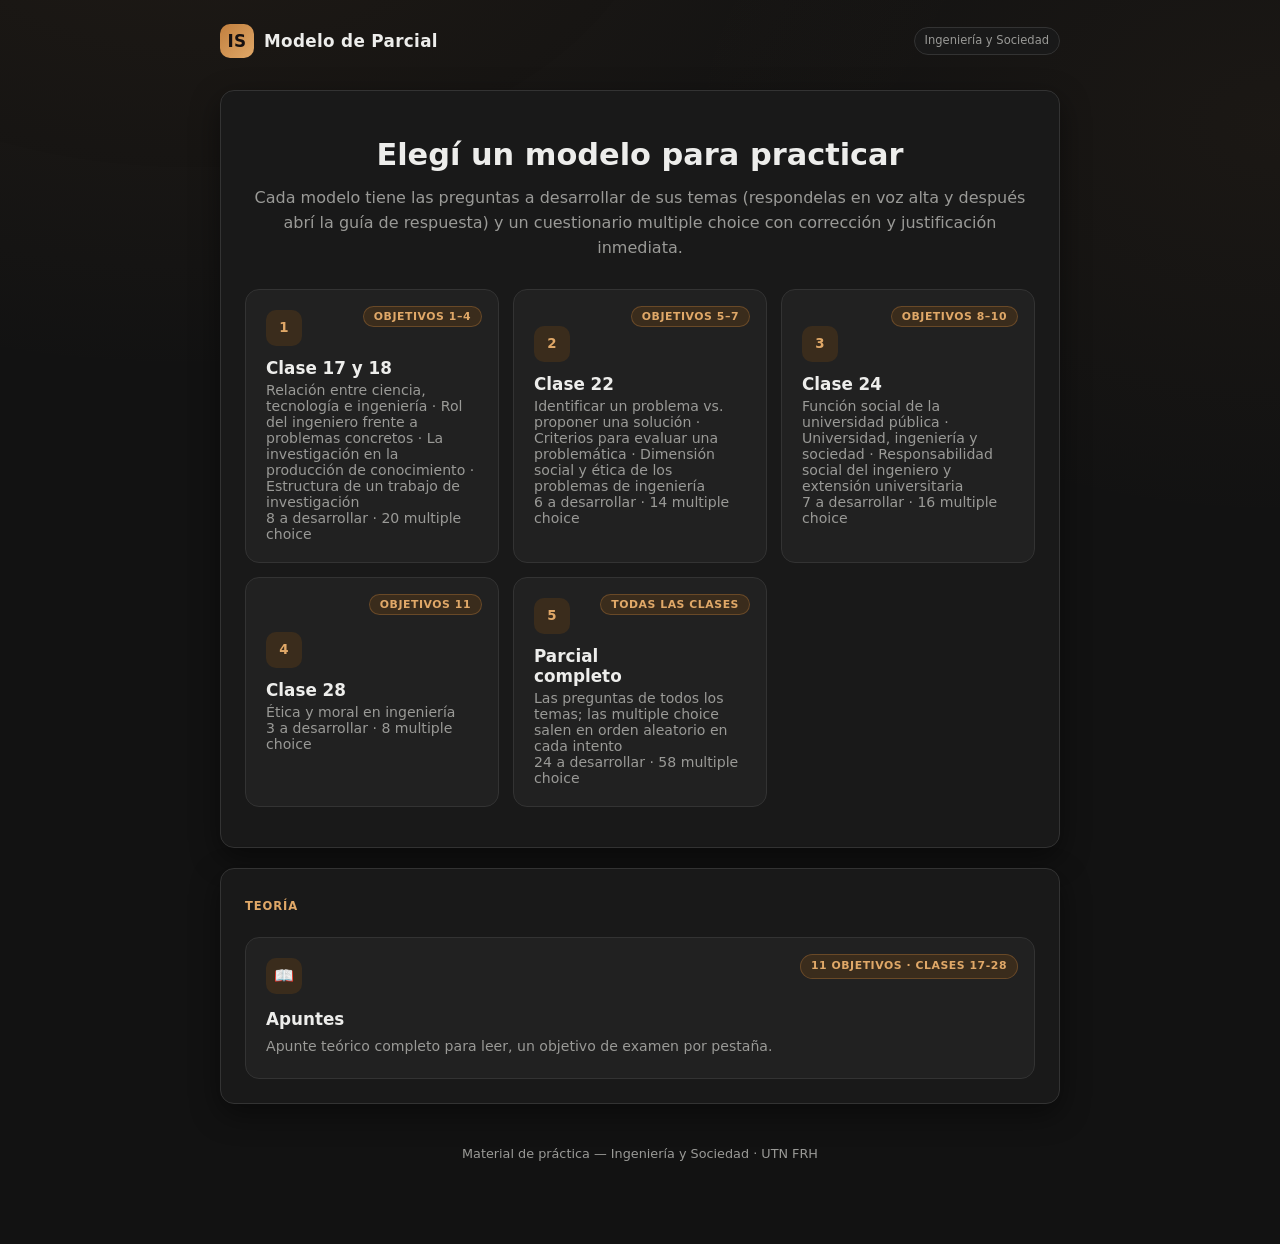
<file: ingsoc/index.html>
<!DOCTYPE html>
<html lang="es">
<head>
<meta charset="UTF-8" />
<meta name="viewport" content="width=device-width, initial-scale=1.0" />
<title>Modelo de Parcial — Ingeniería y Sociedad</title>
<meta name="description" content="Modelos de parcial de Ingeniería y Sociedad: preguntas a desarrollar con guía de respuesta y cuestionarios multiple choice." />

<link rel="stylesheet" href="../assets/css/styles.css" />
<style>
  .dev-item { padding: 16px 0; border-top: 1px solid var(--border); }
  .dev-item:first-of-type { border-top: 0; padding-top: 4px; }
  .dev-item .dev-q { display: flex; gap: 12px; margin: 0; font-weight: 600; line-height: 1.5; }
  .dev-item .dev-q .qn {
    flex: 0 0 auto; display: inline-grid; place-items: center;
    min-width: 30px; height: 26px; padding: 0 6px; border-radius: 8px;
    background: var(--accent-dim); color: var(--accent-light); font-size: 0.8rem; font-weight: 800;
  }
  .dev-item .resolution-box { margin-top: 12px; }
  .resolution-box .inner ul { padding-left: 1.2em; margin: 0; }
  .resolution-box .inner li { margin-bottom: 8px; line-height: 1.55; }
  .dev-head { display: flex; flex-wrap: wrap; gap: 8px; align-items: center; margin-bottom: 4px; }
  .dev-head .section-label { margin: 0; }
  .card h2 a { color: inherit; text-decoration: none; }
  .card h2 a:hover { color: var(--accent-light); }
  a.wl { color: var(--accent-light); text-underline-offset: 3px; }
  .justification p { margin: 6px 0; }
  .justification p.src, p.src { color: var(--text-dim); font-size: 0.86rem; }
  .justification mark { background: none; color: inherit; }
  .option-btn .letter { text-transform: lowercase; }
</style>
</head>
<body>
<div class="app" id="app"></div>

<script src="js/data.js"></script>
<script src="js/app.js"></script>
</body>
</html>
</file>
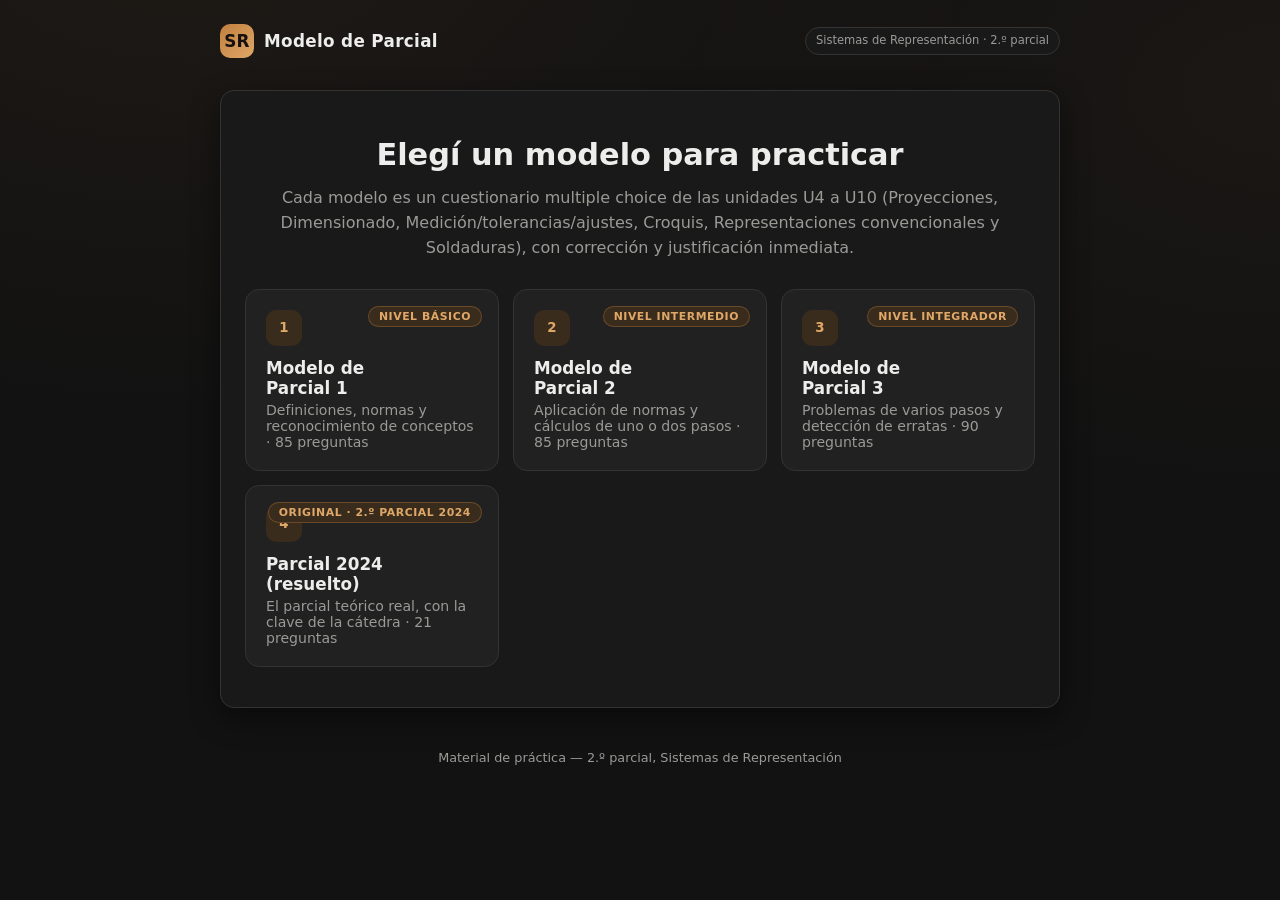
<file: sistrep/index.html>
<!DOCTYPE html>
<html lang="es">
<head>
<meta charset="UTF-8" />
<meta name="viewport" content="width=device-width, initial-scale=1.0" />
<title>Modelo de Parcial — Sistemas de Representación</title>
<meta name="description" content="Quiz interactivo de los modelos de parcial del 2.º parcial de Sistemas de Representación." />

<link rel="stylesheet" href="../assets/vendor/katex/katex.min.css">
<link rel="stylesheet" href="../assets/css/styles.css" />
</head>
<body>
<div class="app" id="app"></div>

<script defer src="../assets/vendor/katex/katex.min.js"></script>
<script defer src="../assets/vendor/katex/auto-render.min.js"></script>

<script src="js/data.js"></script>
<script src="js/app.js"></script>
</body>
</html>
</file>
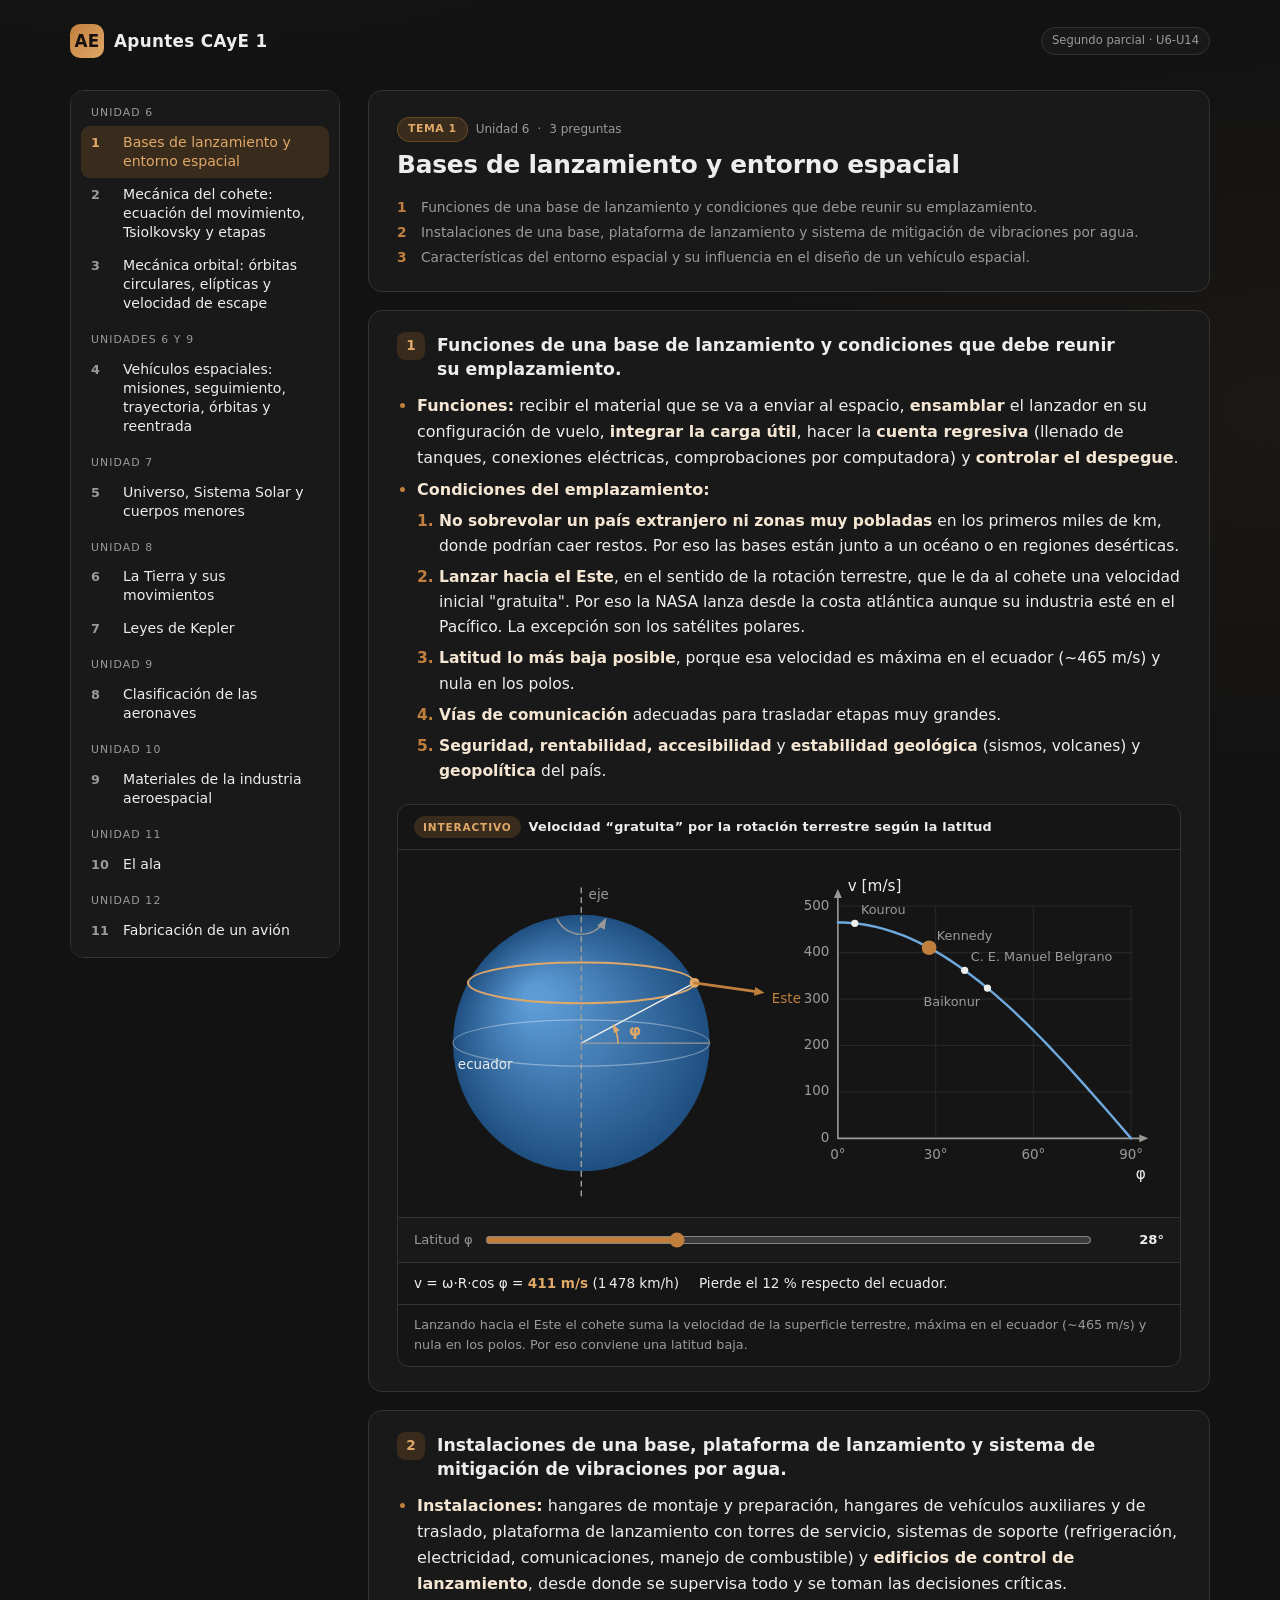
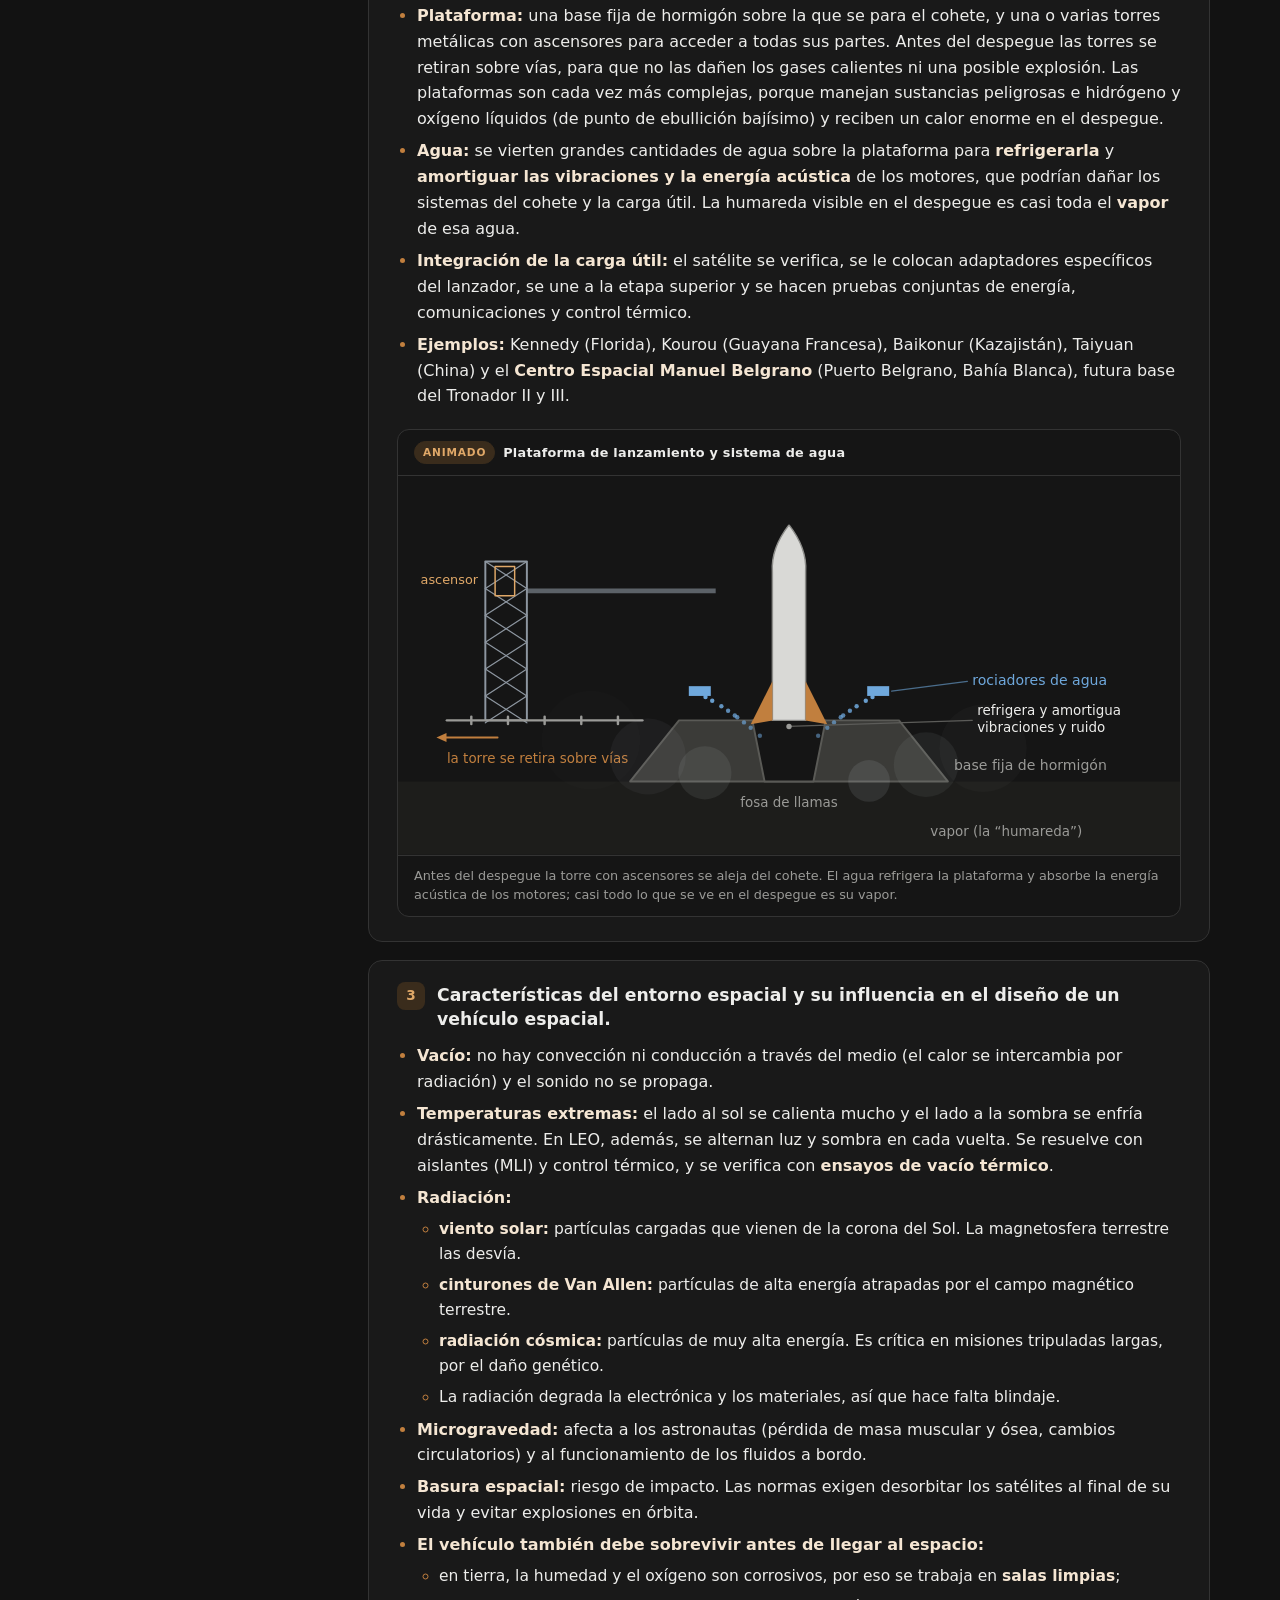
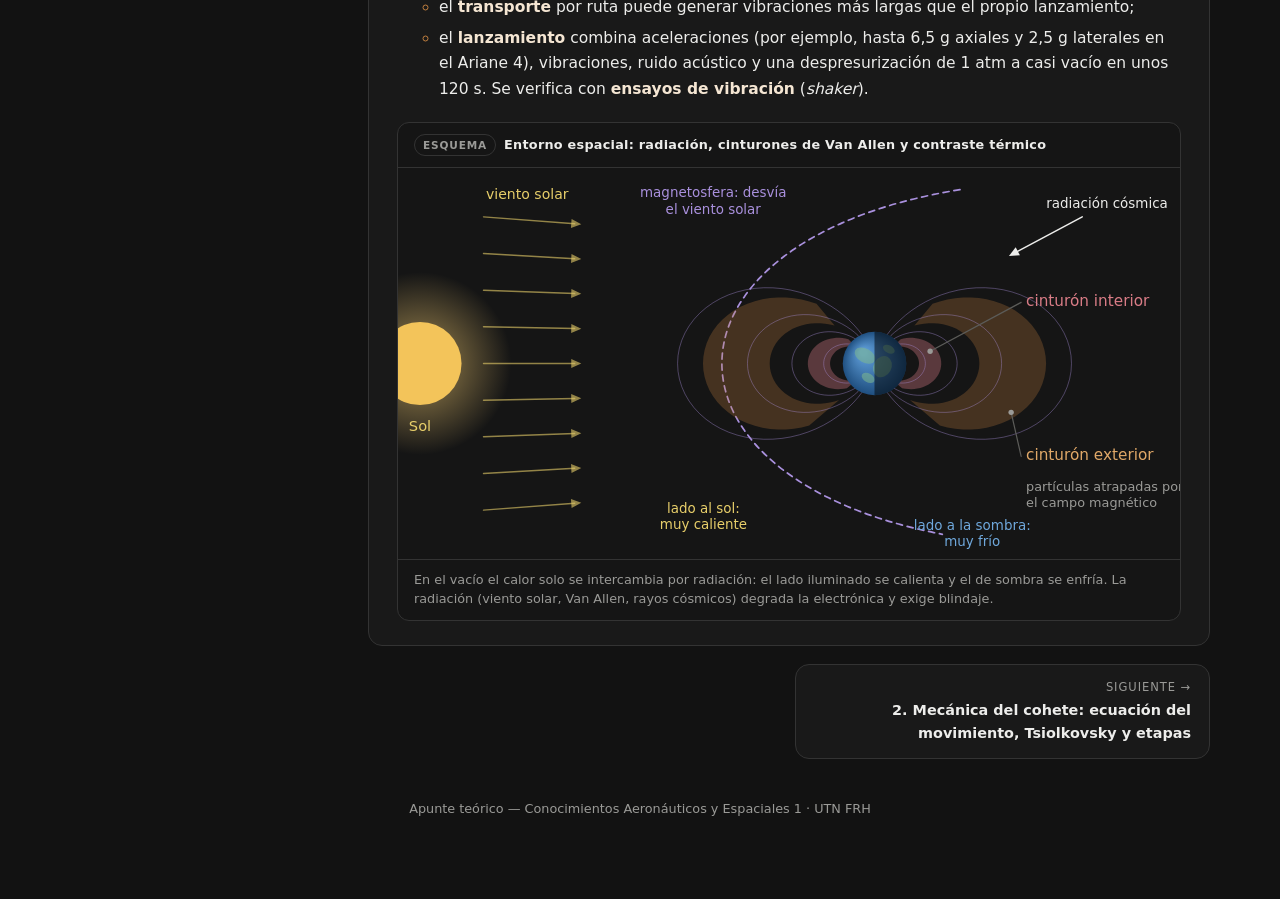
<file: cae1/apuntes.html>
<!DOCTYPE html>
<html lang="es">
<head>
<meta charset="UTF-8" />
<meta name="viewport" content="width=device-width, initial-scale=1.0" />
<title>Apuntes — CAyE 1 (U6-U14)</title>
<meta name="description" content="Apunte teórico de Conocimientos Aeronáuticos y Espaciales 1, Segundo Parcial (Unidades 6 a 14), con esquemas y gráficos interactivos." />

<link rel="stylesheet" href="../assets/vendor/katex/katex.min.css">
<link rel="stylesheet" href="../assets/css/styles.css" />
<link rel="stylesheet" href="apuntes/apuntes.css" />
</head>
<body>
<div class="app wide" id="app">
  <header class="site-header">
    <a class="brand" href="index.html"><span class="mark">AE</span> Apuntes CAyE 1</a>
    <span class="badge">Segundo parcial · U6-U14</span>
  </header>

  <div class="ap-layout">
    <aside class="ap-side" id="side">
      <button class="ap-side-toggle" id="sideToggle" aria-expanded="false">
        <span class="lbl">Temas</span><span class="cur" id="sideCur"></span><span class="chev">▾</span>
      </button>
      <nav class="ap-nav" id="nav" aria-label="Temas del apunte"></nav>
    </aside>

    <main class="ap-main" id="main" tabindex="-1"></main>
  </div>

  <footer class="site-footer">Apunte teórico — Conocimientos Aeronáuticos y Espaciales 1 · UTN FRH</footer>
</div>

<script defer src="../assets/vendor/katex/katex.min.js"></script>
<script defer src="../assets/vendor/katex/auto-render.min.js"></script>

<script defer src="apuntes/contenido.js"></script>
<script defer src="apuntes/figuras-base.js"></script>
<script defer src="apuntes/figuras-espacio.js"></script>
<script defer src="apuntes/figuras-tierra.js"></script>
<script defer src="apuntes/figuras-aero.js"></script>
<script defer src="apuntes/figuras-control.js"></script>
<script defer src="apuntes/app.js"></script>
</body>
</html>
</file>
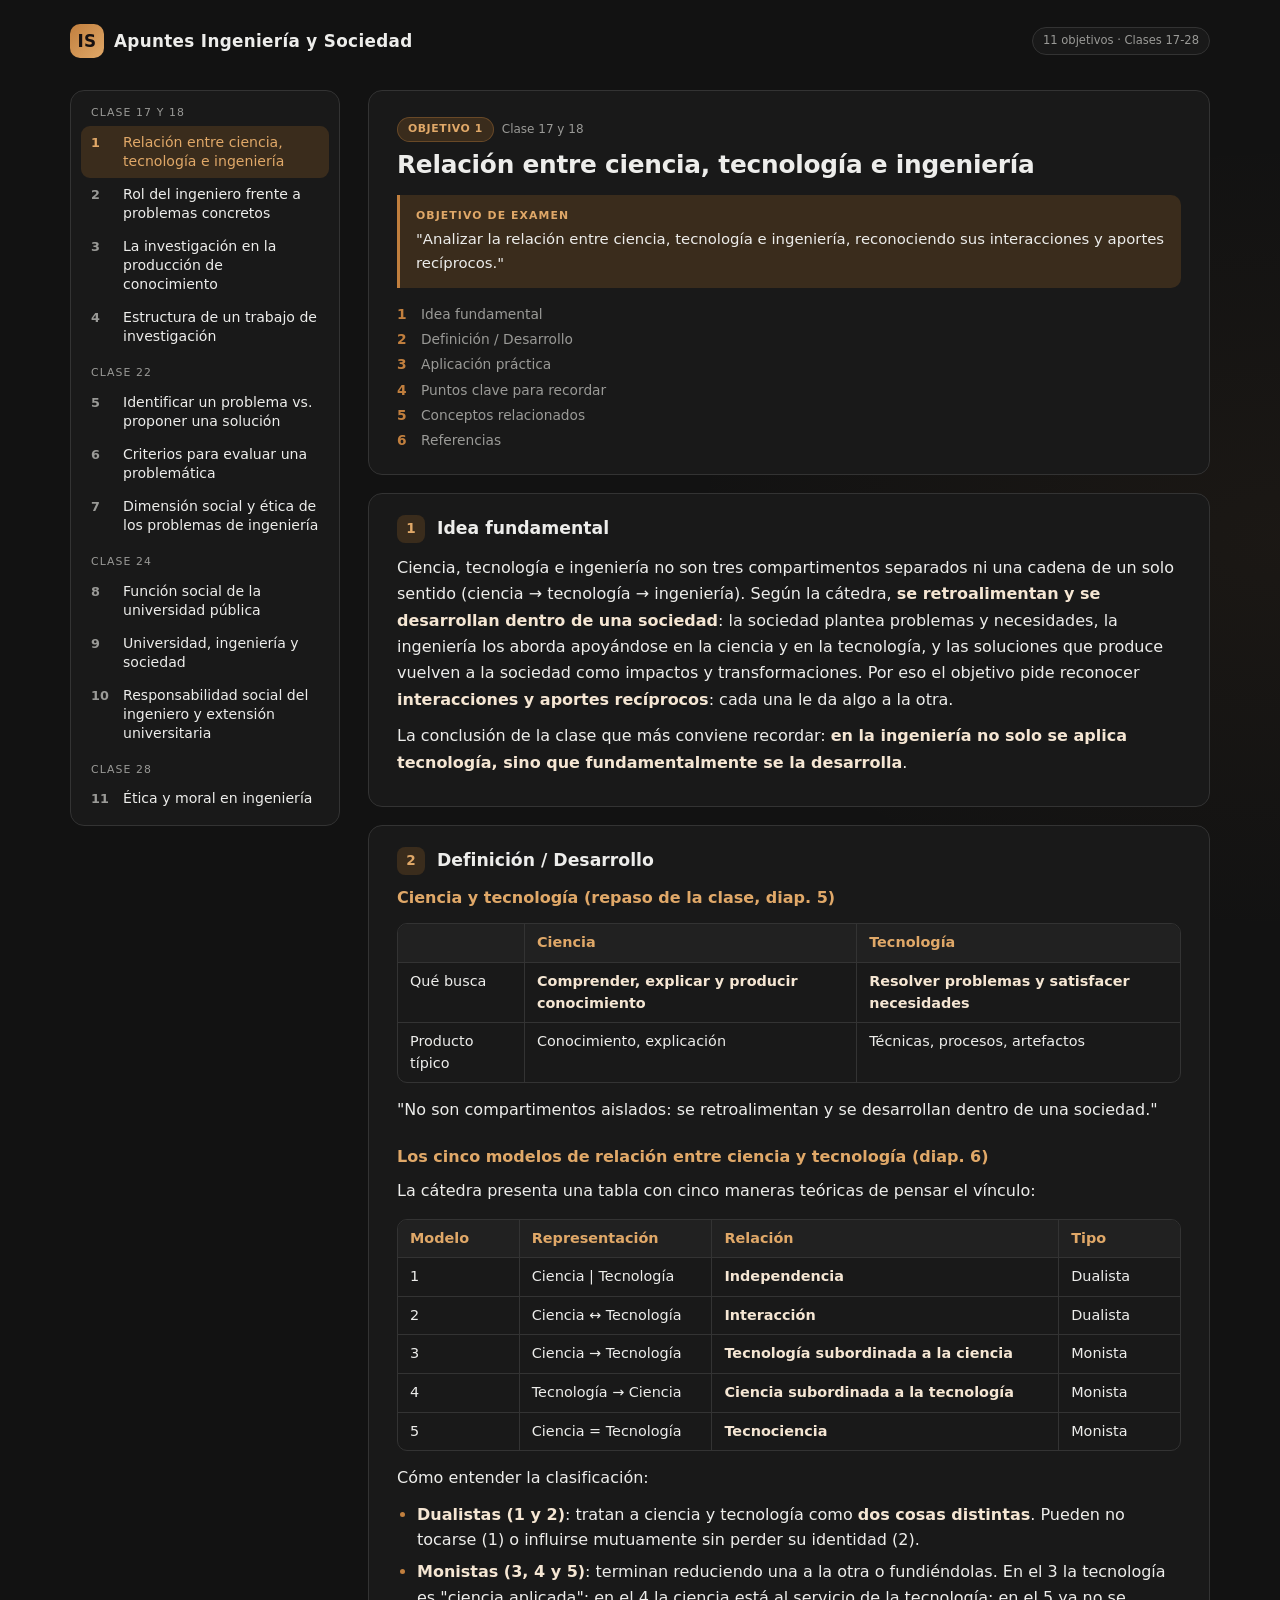
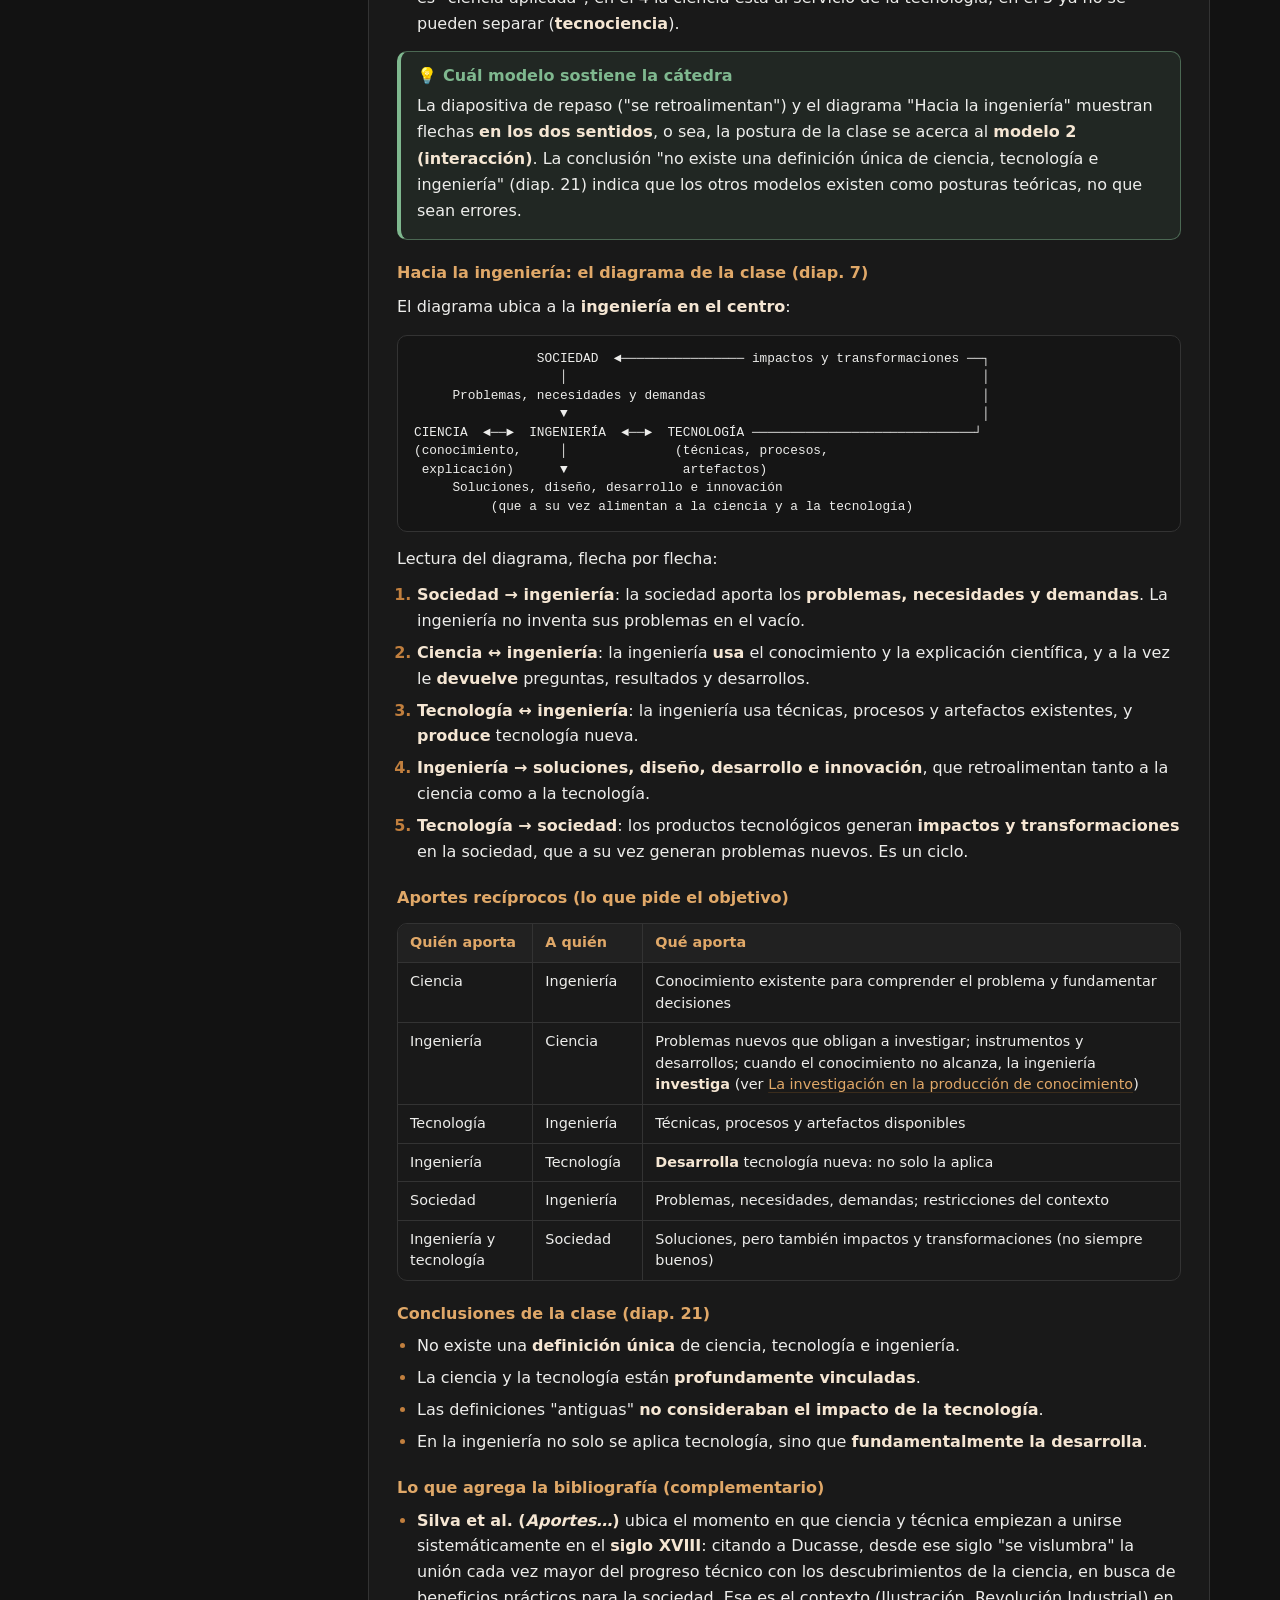
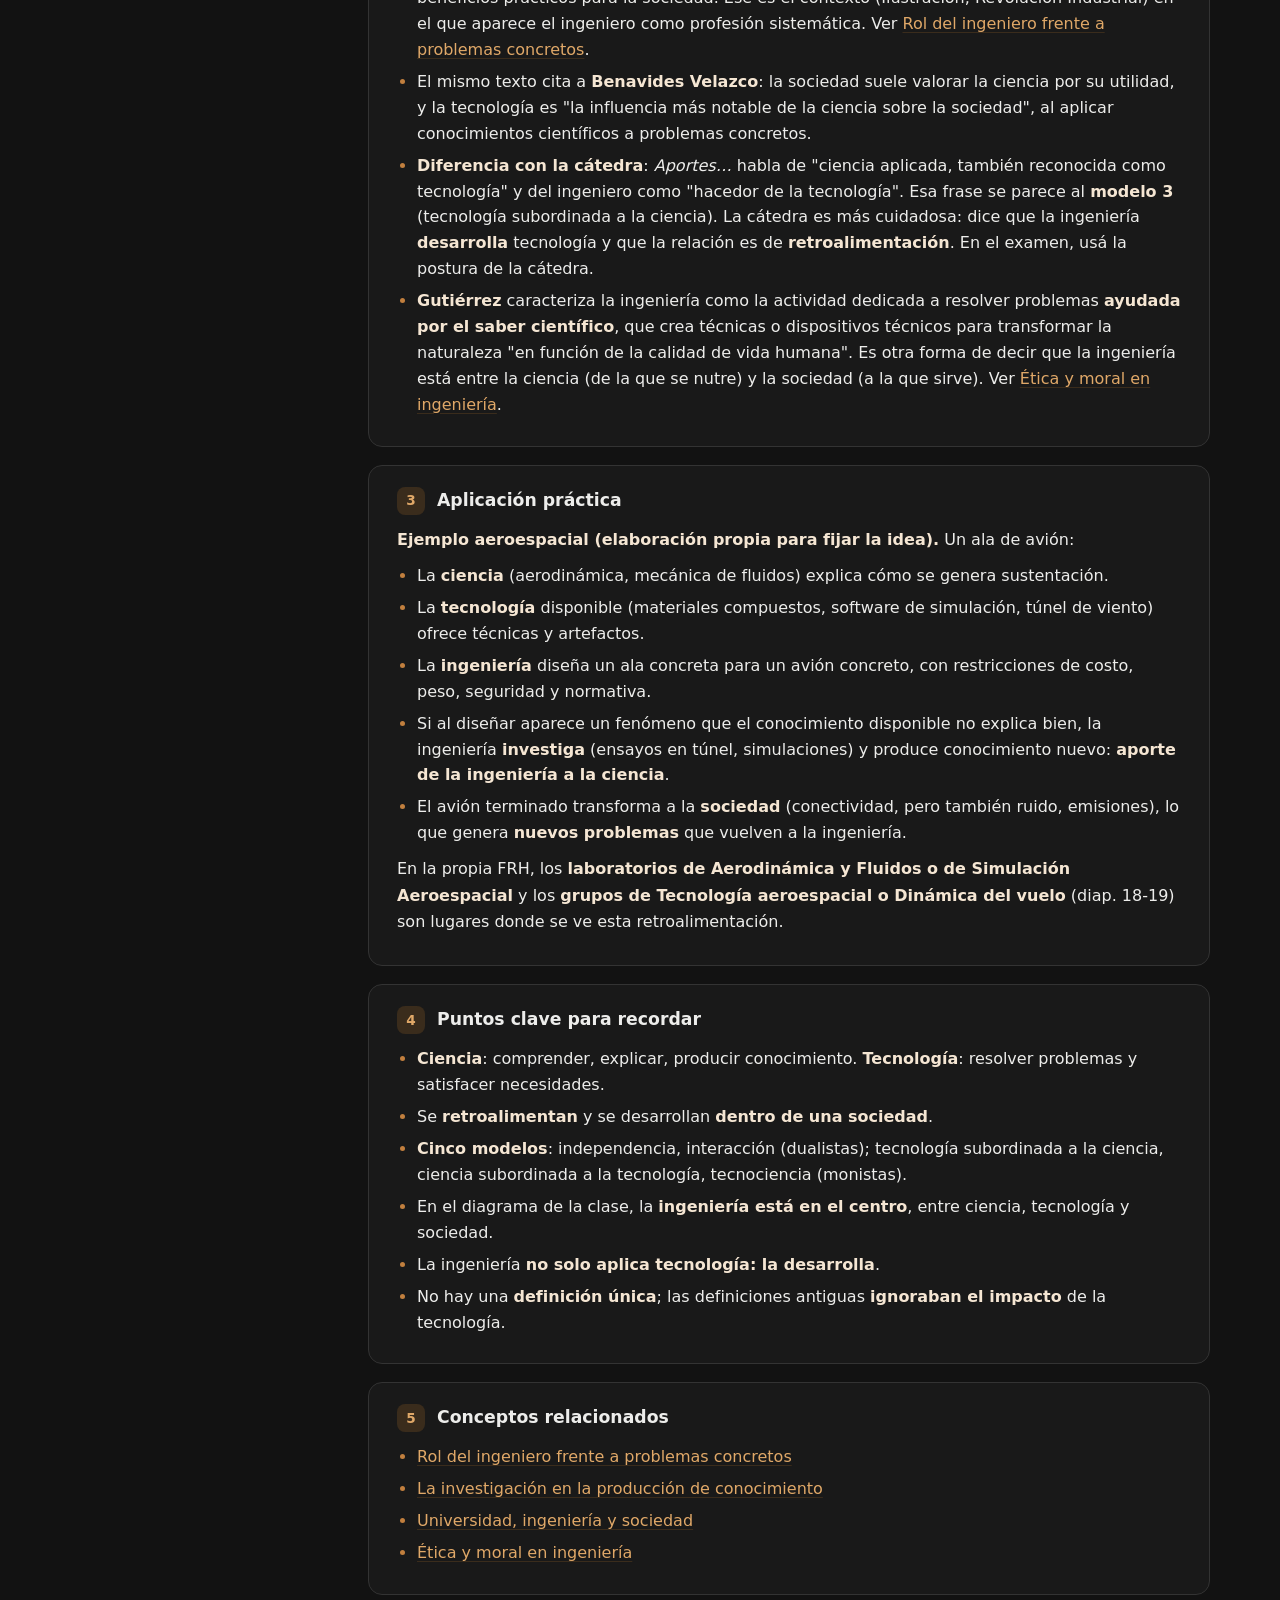
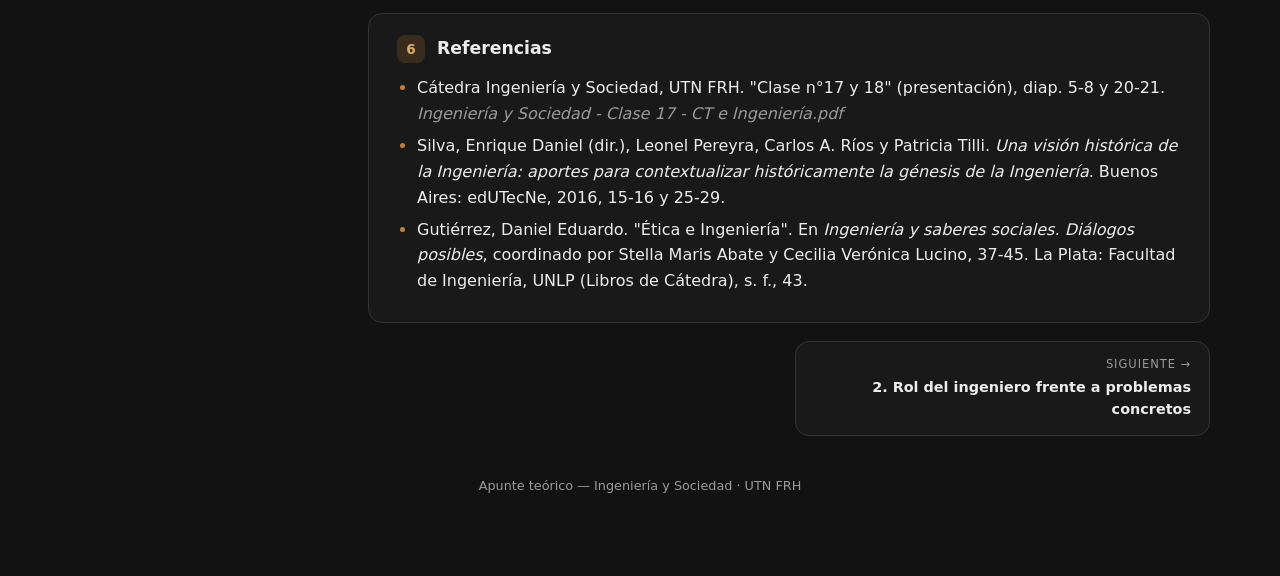
<file: ingsoc/apuntes.html>
<!DOCTYPE html>
<html lang="es">
<head>
<meta charset="UTF-8" />
<meta name="viewport" content="width=device-width, initial-scale=1.0" />
<title>Apuntes — Ingeniería y Sociedad</title>
<meta name="description" content="Apunte teórico de Ingeniería y Sociedad: los 11 objetivos de examen de las clases 17-18, 22, 24 y 28." />

<link rel="stylesheet" href="../assets/css/styles.css" />
<link rel="stylesheet" href="apuntes/apuntes.css" />
</head>
<body>
<div class="app wide" id="app">
  <header class="site-header">
    <a class="brand" href="index.html"><span class="mark">IS</span> Apuntes Ingeniería y Sociedad</a>
    <span class="badge">11 objetivos · Clases 17-28</span>
  </header>

  <div class="ap-layout">
    <aside class="ap-side" id="side">
      <button class="ap-side-toggle" id="sideToggle" aria-expanded="false">
        <span class="lbl">Temas</span><span class="cur" id="sideCur"></span><span class="chev">▾</span>
      </button>
      <nav class="ap-nav" id="nav" aria-label="Temas del apunte"></nav>
    </aside>

    <main class="ap-main" id="main" tabindex="-1"></main>
  </div>

  <footer class="site-footer">Apunte teórico — Ingeniería y Sociedad · UTN FRH</footer>
</div>

<script defer src="apuntes/contenido.js"></script>
<script defer src="apuntes/app.js"></script>
</body>
</html>
</file>
<file: assets/css/styles.css>
:root {
  --bg: #121212;
  --bg-elev: #191919;
  --bg-elev-2: #212121;
  --border: #333333;
  --text: #ededeb;
  --text-dim: #9a9a97;
  --accent: #c17f3e;
  --accent-light: #e0a868;
  --accent-dim: #3a2c1c;
  --correct: #7fb88f;
  --correct-bg: rgba(127, 184, 143, 0.12);
  --incorrect: #c2707a;
  --incorrect-bg: rgba(194, 112, 122, 0.12);
  --radius: 14px;
  --shadow: 0 10px 30px rgba(0, 0, 0, 0.45);
  --font: "Inter", "Segoe UI", system-ui, -apple-system, sans-serif;
  --ease: cubic-bezier(0.22, 1, 0.36, 1);
}

* { box-sizing: border-box; }

html, body {
  margin: 0;
  padding: 0;
  background: var(--bg);
  color: var(--text);
  font-family: var(--font);
  line-height: 1.55;
}

body {
  background-image:
    radial-gradient(ellipse 800px 500px at 15% -10%, rgba(193, 127, 62, 0.07), transparent),
    radial-gradient(ellipse 600px 400px at 100% 10%, rgba(193, 127, 62, 0.05), transparent);
  min-height: 100vh;
}

.app {
  max-width: 880px;
  margin: 0 auto;
  padding: 24px 20px 80px;
}

/* ---------- Entrance animations ---------- */
@keyframes fadeInUp {
  from { opacity: 0; transform: translateY(14px); }
  to { opacity: 1; transform: translateY(0); }
}

@keyframes fadeIn {
  from { opacity: 0; }
  to { opacity: 1; }
}

@keyframes popIn {
  0% { opacity: 0; transform: scale(0.9); }
  100% { opacity: 1; transform: scale(1); }
}

@keyframes shake {
  10%, 90% { transform: translateX(-1px); }
  20%, 80% { transform: translateX(2px); }
  30%, 50%, 70% { transform: translateX(-4px); }
  40%, 60% { transform: translateX(4px); }
}

@keyframes shimmer {
  0% { background-position: -200% 0; }
  100% { background-position: 200% 0; }
}

.site-header, .card, .top-nav {
  animation: fadeInUp 0.5s var(--ease) both;
}

.card:nth-of-type(2) { animation-delay: 0.06s; }
.card:nth-of-type(3) { animation-delay: 0.12s; }

/* ---------- Header ---------- */
.site-header {
  display: flex;
  align-items: center;
  justify-content: space-between;
  gap: 12px;
  margin-bottom: 32px;
}

.brand {
  display: flex;
  align-items: center;
  gap: 10px;
  font-weight: 700;
  font-size: 1.05rem;
  letter-spacing: 0.02em;
  color: var(--text);
  text-decoration: none;
}

.brand .mark {
  display: inline-grid;
  place-items: center;
  width: 34px;
  height: 34px;
  border-radius: 10px;
  background: linear-gradient(135deg, var(--accent), var(--accent-light));
  color: #161010;
  font-weight: 800;
  transition: transform 0.3s var(--ease);
}

.brand:hover .mark {
  transform: rotate(-6deg) scale(1.05);
}

.badge {
  font-size: 0.72rem;
  color: var(--text-dim);
  border: 1px solid var(--border);
  border-radius: 999px;
  padding: 4px 10px;
  background: var(--bg-elev);
}

.tag {
  display: inline-block;
  font-size: 0.68rem;
  font-weight: 700;
  letter-spacing: 0.05em;
  text-transform: uppercase;
  color: var(--accent-light);
  background: var(--accent-dim);
  border: 1px solid rgba(193, 127, 62, 0.35);
  border-radius: 999px;
  padding: 3px 10px;
}

/* ---------- Cards ---------- */
.card {
  background: var(--bg-elev);
  border: 1px solid var(--border);
  border-radius: var(--radius);
  box-shadow: var(--shadow);
  padding: 24px;
  margin-bottom: 20px;
  transition: border-color 0.3s ease;
}

.card h2 {
  margin-top: 0;
  font-size: 1.25rem;
}

.hero {
  text-align: center;
  padding: 40px 24px;
}

.hero h1 {
  font-size: 1.9rem;
  margin: 0 0 8px;
}

.hero p {
  color: var(--text-dim);
  margin: 0 0 28px;
}

/* ---------- Model selector ---------- */
.model-grid {
  display: grid;
  grid-template-columns: 1fr;
  gap: 14px;
}

@media (min-width: 640px) {
  .model-grid { grid-template-columns: repeat(3, 1fr); }
}

.model-card {
  background: var(--bg-elev-2);
  border: 1px solid var(--border);
  border-radius: var(--radius);
  padding: 20px;
  text-align: left;
  cursor: pointer;
  color: var(--text);
  font-family: var(--font);
  position: relative;
  opacity: 0;
  animation: fadeInUp 0.5s var(--ease) both;
  transition: transform 0.25s var(--ease), border-color 0.25s ease, box-shadow 0.25s ease;
}

.model-card.as-link { display: block; text-decoration: none; color: inherit; }
.apuntes-card { margin-top: 12px; }

.model-card:hover {
  transform: translateY(-4px);
  border-color: var(--accent);
  box-shadow: 0 10px 26px rgba(193, 127, 62, 0.18);
}

.model-card:active {
  transform: translateY(-1px) scale(0.99);
}

.model-card .tag {
  position: absolute;
  top: 16px;
  right: 16px;
}

.model-card .num {
  display: inline-grid;
  place-items: center;
  width: 36px;
  height: 36px;
  border-radius: 10px;
  background: var(--accent-dim);
  color: var(--accent-light);
  font-weight: 800;
  margin-bottom: 12px;
  transition: transform 0.25s var(--ease), background 0.25s ease;
}

.model-card:hover .num {
  background: var(--accent);
  color: #161010;
  transform: scale(1.08);
}

.model-card h3 {
  margin: 0 0 4px;
  font-size: 1.05rem;
  padding-right: 60px;
}

.model-card p {
  margin: 0;
  color: var(--text-dim);
  font-size: 0.88rem;
}

/* ---------- Buttons ---------- */
.btn {
  display: inline-flex;
  align-items: center;
  gap: 8px;
  border: none;
  border-radius: 10px;
  padding: 12px 20px;
  font-size: 0.95rem;
  font-weight: 600;
  cursor: pointer;
  font-family: var(--font);
  transition: filter 0.2s ease, transform 0.18s var(--ease), box-shadow 0.25s ease;
}

.btn:active { transform: scale(0.97); }

.btn-primary {
  background: linear-gradient(135deg, var(--accent), var(--accent-light));
  color: #161010;
}

.btn-primary:hover:not(:disabled) {
  filter: brightness(1.08);
  transform: translateY(-2px);
  box-shadow: 0 8px 20px rgba(193, 127, 62, 0.28);
}

.btn-ghost {
  background: transparent;
  border: 1px solid var(--border);
  color: var(--text);
}

.btn-ghost:hover:not(:disabled) {
  border-color: var(--accent);
  color: var(--accent-light);
  transform: translateY(-2px);
}

.btn:disabled {
  opacity: 0.4;
  cursor: not-allowed;
}

.btn-row {
  display: flex;
  gap: 10px;
  justify-content: center;
  flex-wrap: wrap;
}

/* ---------- Reference section (ejercicio / teoría) ---------- */
.section-label {
  display: inline-block;
  font-size: 0.72rem;
  font-weight: 700;
  letter-spacing: 0.08em;
  text-transform: uppercase;
  color: var(--accent-light);
  margin-bottom: 10px;
}

table.data-table {
  width: 100%;
  border-collapse: collapse;
  margin: 16px 0;
  font-size: 0.92rem;
}

table.data-table th, table.data-table td {
  border: 1px solid var(--border);
  padding: 8px 12px;
  text-align: left;
}

table.data-table th {
  background: var(--bg-elev-2);
  color: var(--accent-light);
}

ol.asks {
  padding-left: 1.2em;
}

ol.asks li { margin-bottom: 6px; }

ul.data-list {
  padding-left: 1.2em;
  margin: 12px 0;
}

ul.data-list li { margin-bottom: 6px; }

.resolution-box {
  margin-top: 16px;
  border: 1px dashed var(--border);
  border-radius: 10px;
  padding: 16px;
  background: var(--bg-elev-2);
  transition: border-color 0.25s ease;
}

.resolution-box:hover {
  border-color: var(--accent);
}

.resolution-box summary {
  cursor: pointer;
  font-weight: 700;
  color: var(--accent-light);
  list-style: none;
}

.resolution-box summary::before {
  content: "▶ ";
  font-size: 0.75em;
  display: inline-block;
  transition: transform 0.25s var(--ease);
}

.resolution-box[open] summary::before {
  content: "▶ ";
  transform: rotate(90deg);
}

.resolution-box .inner {
  margin-top: 12px;
  animation: fadeInUp 0.3s var(--ease) both;
}

.note {
  font-size: 0.9rem;
  color: var(--text-dim);
  border-left: 3px solid var(--accent);
  padding-left: 10px;
}

ul.theory-points {
  padding-left: 1.2em;
}

ul.theory-points li { margin-bottom: 10px; }

/* ---------- Quiz ---------- */
.progress-bar {
  height: 6px;
  background: var(--bg-elev-2);
  border-radius: 999px;
  overflow: hidden;
  margin-bottom: 18px;
}

.progress-bar .fill {
  height: 100%;
  background: linear-gradient(90deg, var(--accent), var(--accent-light));
  transition: width 0.4s var(--ease);
}

.progress-meta {
  display: flex;
  justify-content: space-between;
  font-size: 0.82rem;
  color: var(--text-dim);
  margin-bottom: 14px;
}

.question-text {
  font-size: 1.1rem;
  margin: 0 0 20px;
  animation: fadeIn 0.35s ease both;
}

.options {
  display: flex;
  flex-direction: column;
  gap: 10px;
}

.option-btn {
  display: flex;
  align-items: flex-start;
  gap: 12px;
  text-align: left;
  width: 100%;
  background: var(--bg-elev-2);
  border: 1px solid var(--border);
  border-radius: 10px;
  padding: 13px 16px;
  color: var(--text);
  font-size: 0.97rem;
  cursor: pointer;
  font-family: var(--font);
  opacity: 0;
  animation: fadeInUp 0.35s var(--ease) both;
  transition: border-color 0.18s ease, background 0.18s ease, transform 0.15s var(--ease);
}

.option-btn:nth-child(1) { animation-delay: 0.02s; }
.option-btn:nth-child(2) { animation-delay: 0.07s; }
.option-btn:nth-child(3) { animation-delay: 0.12s; }
.option-btn:nth-child(4) { animation-delay: 0.17s; }

.option-btn:hover:not(:disabled) {
  border-color: var(--accent);
  transform: translateX(3px);
}

.option-btn:disabled { cursor: default; }

.option-btn .letter {
  flex: none;
  display: inline-grid;
  place-items: center;
  width: 26px;
  height: 26px;
  border-radius: 50%;
  background: var(--bg);
  border: 1px solid var(--border);
  font-weight: 700;
  font-size: 0.82rem;
  transition: background 0.2s ease, color 0.2s ease, border-color 0.2s ease;
}

.option-btn.is-correct {
  background: var(--correct-bg);
  border-color: var(--correct);
  opacity: 1;
  animation: popIn 0.3s var(--ease) both;
}

.option-btn.is-correct .letter {
  background: var(--correct);
  color: #10251a;
  border-color: var(--correct);
}

.option-btn.is-incorrect {
  background: var(--incorrect-bg);
  border-color: var(--incorrect);
  opacity: 1;
  animation: shake 0.4s var(--ease) both;
}

/* Once a question is answered, the unselected/neutral options should not
   replay their entrance animation on re-render — only the chosen and
   correct options animate, via the rules above. */
.options.answered .option-btn:not(.is-correct):not(.is-incorrect) {
  opacity: 1;
  animation: none;
}

.option-btn.is-incorrect .letter {
  background: var(--incorrect);
  color: #2a1013;
  border-color: var(--incorrect);
}

.feedback {
  margin-top: 18px;
  padding: 16px;
  border-radius: 10px;
  animation: fadeInUp 0.3s var(--ease) both;
}

.feedback.ok {
  background: var(--correct-bg);
  border: 1px solid var(--correct);
}

.feedback.bad {
  background: var(--incorrect-bg);
  border: 1px solid var(--incorrect);
}

.feedback .verdict {
  font-weight: 700;
  margin-bottom: 6px;
  display: flex;
  align-items: center;
  gap: 8px;
}

.feedback.ok .verdict { color: var(--correct); }
.feedback.bad .verdict { color: var(--incorrect); }

.feedback .justification {
  color: var(--text);
  font-size: 0.95rem;
}

.quiz-footer {
  display: flex;
  justify-content: flex-end;
  margin-top: 20px;
}

/* ---------- Results ---------- */
.result-score {
  text-align: center;
  padding: 10px 0 20px;
}

.result-score .big {
  font-size: 3rem;
  font-weight: 800;
  background: linear-gradient(135deg, var(--accent), var(--accent-light));
  -webkit-background-clip: text;
  background-clip: text;
  color: transparent;
  display: inline-block;
  animation: popIn 0.5s var(--ease) both;
}

.result-score .sub {
  color: var(--text-dim);
  margin-top: 4px;
  animation: fadeIn 0.6s ease both;
}

.result-grid {
  display: grid;
  grid-template-columns: repeat(3, 1fr);
  gap: 12px;
  margin: 20px 0;
}

.stat {
  background: var(--bg-elev-2);
  border: 1px solid var(--border);
  border-radius: 10px;
  padding: 14px;
  text-align: center;
  opacity: 0;
  animation: fadeInUp 0.4s var(--ease) both;
  transition: border-color 0.2s ease, transform 0.2s ease;
}

.stat:hover {
  border-color: var(--accent);
  transform: translateY(-2px);
}

.stat:nth-child(1) { animation-delay: 0.08s; }
.stat:nth-child(2) { animation-delay: 0.14s; }
.stat:nth-child(3) { animation-delay: 0.2s; }

.stat .n {
  font-size: 1.4rem;
  font-weight: 700;
}

.stat .l {
  font-size: 0.78rem;
  color: var(--text-dim);
  text-transform: uppercase;
  letter-spacing: 0.04em;
}

.review-list {
  margin-top: 16px;
}

.review-item {
  padding: 10px 0;
  border-bottom: 1px solid var(--border);
  display: flex;
  gap: 10px;
  font-size: 0.9rem;
  opacity: 0;
  animation: fadeIn 0.4s ease both;
}

.review-item:last-child { border-bottom: none; }

.review-item .icon {
  flex: none;
  width: 20px;
  text-align: center;
}

.review-item.ok .icon { color: var(--correct); }
.review-item.bad .icon { color: var(--incorrect); }

/* ---------- Footer / nav ---------- */
.top-nav {
  display: flex;
  justify-content: space-between;
  align-items: center;
  margin-bottom: 18px;
}

.link-btn {
  background: none;
  border: none;
  color: var(--text-dim);
  font-family: var(--font);
  cursor: pointer;
  font-size: 0.9rem;
  display: flex;
  align-items: center;
  gap: 6px;
  padding: 6px 2px;
  transition: color 0.2s ease, transform 0.2s var(--ease);
}

.link-btn:hover {
  color: var(--accent-light);
  transform: translateX(-2px);
}

.site-footer {
  text-align: center;
  color: var(--text-dim);
  font-size: 0.8rem;
  margin-top: 40px;
}

/* KaTeX color fix for dark bg */
.katex { color: var(--text); font-size: 1.02em; }

/* Long display formulas (Delta V, etc.) must scroll on narrow screens
   instead of being clipped past the viewport edge — KaTeX's own CSS
   does not handle this, so the fix lives here. */
.katex-display {
  overflow-x: auto;
  overflow-y: hidden;
  max-width: 100%;
  padding-bottom: 6px;
  -webkit-overflow-scrolling: touch;
}

p { overflow-x: auto; }

@media (max-width: 480px) {
  .hero h1 { font-size: 1.5rem; }
  .card { padding: 18px; }
  .result-grid { grid-template-columns: 1fr; }
}

@media (prefers-reduced-motion: reduce) {
  *, *::before, *::after {
    animation-duration: 0.01ms !important;
    animation-iteration-count: 1 !important;
    transition-duration: 0.01ms !important;
  }
}
</file>
<file: fisica1/css/estilos.css>
/* Física 1 — hereda paleta y tipografía de assets/css/styles.css */
:root{
  --f1-bg:var(--bg); --f1-surface:var(--bg-elev); --f1-surface2:var(--bg-elev-2);
  --f1-ink:var(--text); --f1-muted:var(--text-dim); --f1-line:var(--border);
  --f1-accent:var(--accent); --f1-accent2:var(--accent-light);
  --f1-good:var(--correct); --f1-bad:var(--incorrect);
  --f1-sky:#0c0c0d; --f1-metal:#6b6b68;
}
[hidden]{display:none!important}
nav.units{position:sticky;top:0;z-index:9;background:var(--f1-bg);border-bottom:1px solid var(--f1-line);margin:0 0 20px;padding-top:4px}
nav.units .row{display:flex;gap:4px;overflow-x:auto;scrollbar-width:thin;padding-block:8px}
nav.units button{flex:0 0 auto;border:1px solid transparent;background:transparent;color:var(--f1-muted);font:600 14px var(--font);letter-spacing:.01em;padding:7px 12px;border-radius:999px;cursor:pointer;white-space:nowrap}
nav.units button:hover{color:var(--f1-ink);background:var(--f1-surface2)}
nav.units button[aria-selected="true"]{background:linear-gradient(135deg,var(--f1-accent),var(--f1-accent2));color:#161010}
button:focus-visible,input:focus-visible,select:focus-visible{outline:2px solid var(--f1-accent);outline-offset:2px}
.panel[hidden]{display:none}
.unit-head{margin-bottom:16px;max-width:75ch}
.eyebrow{font:700 11px var(--font);letter-spacing:.1em;text-transform:uppercase;color:var(--f1-accent2);margin:0 0 4px}
.unit-head h2{margin:0 0 8px;font-size:clamp(22px,4vw,28px);line-height:1.1}
.unit-head h3,.card h3{font-size:17px;margin:0 0 6px}
.card h4{font:600 13px var(--font);margin:12px 0 4px}
.lede{margin:0;color:var(--f1-muted);max-width:68ch}
.f1-grid{display:grid;grid-template-columns:minmax(0,1.3fr) minmax(0,1fr);gap:18px;align-items:start}
@media (max-width:900px){.f1-grid{grid-template-columns:minmax(0,1fr)}}
.sim{display:flex;flex-direction:column;gap:12px;min-width:0}
.sim canvas{width:100%;display:block;background:var(--f1-sky);border-radius:10px;border:1px solid var(--f1-line);touch-action:pan-y}
.explain{min-width:0;display:flex;flex-direction:column;gap:12px}
.explain p{margin:0}
.explain ul,.explain ol{margin:0;padding-left:20px}
.explain li{margin:3px 0}
.card .note{margin-top:8px}
.exam{background:var(--accent-dim);border:1px solid rgba(193,127,62,.35);border-radius:var(--radius);padding:16px}
.exam h3{color:var(--f1-accent2);font-size:15px;text-transform:uppercase;letter-spacing:.05em;margin:0 0 8px}
.controls{display:grid;grid-template-columns:repeat(auto-fit,minmax(190px,1fr));gap:10px 16px}
.ctl{display:flex;flex-direction:column;gap:2px;min-width:0}
.ctl label{display:flex;justify-content:space-between;gap:8px;font-size:12.5px;color:var(--f1-muted)}
.ctl output{font:600 12.5px var(--f-mono,ui-monospace,monospace);color:var(--f1-ink);font-variant-numeric:tabular-nums;white-space:nowrap}
input[type=range]{width:100%;accent-color:var(--f1-accent);margin:4px 0}
.seg{display:flex;flex-wrap:wrap;gap:4px}
.seg button{font:500 13px var(--font);border:1px solid var(--f1-line);background:var(--f1-surface2);color:var(--f1-ink);padding:6px 10px;border-radius:7px;cursor:pointer}
.seg button[aria-pressed="true"]{background:var(--f1-accent);border-color:var(--f1-accent);color:#161010}
.seglabel{font-size:12.5px;color:var(--f1-muted);margin-bottom:3px}
.readouts{display:grid;grid-template-columns:repeat(auto-fit,minmax(125px,1fr));gap:8px}
.ro{background:var(--f1-surface2);border-radius:8px;padding:7px 9px;min-width:0}
.ro span{display:block;font-size:11px;color:var(--f1-muted);text-transform:uppercase;letter-spacing:.06em}
.ro b{font:600 15px ui-monospace,monospace;font-variant-numeric:tabular-nums}
.f1-status{font-size:13.5px;padding:8px 10px;border-radius:8px;background:var(--f1-surface2)}
.f1-status.good{background:var(--correct-bg);color:var(--f1-good)}
.f1-status.bad{background:var(--incorrect-bg);color:var(--f1-bad)}
.f1-status.warn{background:rgba(193,127,62,.14);color:var(--f1-accent2)}
.subnav{display:flex;flex-wrap:wrap;gap:6px;margin:0 0 14px}
.subnav button{font:600 13.5px var(--font);border:1px solid var(--f1-line);background:var(--f1-surface2);color:var(--f1-muted);padding:7px 12px;border-radius:8px;cursor:pointer}
.subnav button[aria-pressed="true"]{border-color:var(--f1-accent);color:var(--f1-ink);box-shadow:inset 0 -3px 0 var(--f1-accent)}
.sub[hidden]{display:none}
.legend{display:flex;flex-wrap:wrap;gap:6px 14px;font-size:12px;color:var(--f1-muted)}
.legend i{display:inline-block;width:12px;height:12px;border-radius:3px;vertical-align:-2px;margin-right:5px}
.formula{font:500 14px ui-monospace,monospace;background:var(--f1-surface2);padding:8px 10px;border-radius:7px;overflow-x:auto;white-space:nowrap;color:var(--f1-ink)}
.row{display:flex;gap:8px;flex-wrap:wrap;align-items:center}
</file>
<file: cae1/apuntes/apuntes.css>
/* ---------- Apuntes: layout con barra lateral ---------- */
.app.wide { max-width: 1180px; }

.ap-layout {
  display: grid;
  grid-template-columns: 270px minmax(0, 1fr);
  gap: 28px;
  align-items: start;
}

.ap-side {
  position: sticky;
  top: 16px;
  max-height: calc(100vh - 32px);
  overflow-y: auto;
  background: var(--bg-elev);
  border: 1px solid var(--border);
  border-radius: var(--radius);
  padding: 10px;
  scrollbar-width: thin;
}

.ap-side-toggle { display: none; }

.ap-nav .unit {
  font-size: 0.68rem;
  text-transform: uppercase;
  letter-spacing: 0.1em;
  color: var(--text-dim);
  padding: 12px 10px 4px;
}
.ap-nav .unit:first-child { padding-top: 4px; }

.ap-nav a {
  display: flex;
  gap: 10px;
  align-items: baseline;
  padding: 7px 10px;
  border-radius: 9px;
  color: var(--text);
  text-decoration: none;
  font-size: 0.88rem;
  line-height: 1.35;
  transition: background 0.2s var(--ease), color 0.2s;
}
.ap-nav a .n {
  flex: 0 0 22px;
  font-weight: 700;
  font-size: 0.8rem;
  color: var(--text-dim);
  font-variant-numeric: tabular-nums;
}
.ap-nav a:hover { background: var(--bg-elev-2); }
.ap-nav a.active { background: var(--accent-dim); color: var(--accent-light); }
.ap-nav a.active .n { color: var(--accent-light); }
.ap-nav a.seen:not(.active) .n::after { content: "•"; color: var(--correct); margin-left: 2px; }

/* ---------- Contenido ---------- */
.ap-main { outline: none; min-width: 0; }

.ap-head {
  background: var(--bg-elev);
  border: 1px solid var(--border);
  border-radius: var(--radius);
  padding: 26px 28px 22px;
  margin-bottom: 18px;
  animation: fadeInUp 0.45s var(--ease) both;
}
.ap-head .kicker {
  display: flex; gap: 8px; flex-wrap: wrap; align-items: center;
  font-size: 0.75rem; color: var(--text-dim); margin-bottom: 8px;
}
.ap-head h1 { margin: 0; font-size: 1.55rem; line-height: 1.25; letter-spacing: -0.01em; text-wrap: balance; }
.ap-toc { margin: 16px 0 0; padding: 0; list-style: none; display: grid; gap: 4px; }
.ap-toc a {
  color: var(--text-dim); text-decoration: none; font-size: 0.86rem;
  display: flex; gap: 8px;
}
.ap-toc a:hover { color: var(--accent-light); }
.ap-toc a .qn { color: var(--accent); font-weight: 700; min-width: 16px; }

section.q {
  background: var(--bg-elev);
  border: 1px solid var(--border);
  border-radius: var(--radius);
  padding: 22px 28px 20px;
  margin-bottom: 18px;
  scroll-margin-top: 16px;
  animation: fadeInUp 0.45s var(--ease) both;
}
section.q h3 {
  display: flex; gap: 12px; align-items: flex-start;
  margin: 0 0 12px; font-size: 1.08rem; line-height: 1.4; text-wrap: pretty;
}
section.q h3 .qn {
  flex: 0 0 auto;
  display: inline-grid; place-items: center;
  min-width: 28px; height: 28px; border-radius: 8px;
  background: var(--accent-dim); color: var(--accent-light);
  font-size: 0.85rem; font-weight: 800; margin-top: -1px;
}
section.q .q-extra { margin: -6px 0 10px 40px; font-size: 0.82rem; color: var(--text-dim); }

section.q ul, section.q ol { margin: 0; padding-left: 22px; }
section.q > ul, section.q > ol { padding-left: 20px; }
section.q li { margin: 6px 0; line-height: 1.62; }
section.q li::marker { color: var(--accent); }
section.q ol > li::marker { font-weight: 700; }
section.q li li { font-size: 0.97em; }
section.q strong { color: #f5e6d3; }
section.q .katex-display { margin: 0.7em 0; }

/* ---------- Figuras ---------- */
figure.fig {
  margin: 20px 0 4px;
  background: #151515;
  border: 1px solid var(--border);
  border-radius: 12px;
  overflow: hidden;
}
figure.fig .fig-title {
  display: flex; align-items: center; gap: 8px;
  padding: 11px 16px;
  font-size: 0.8rem; font-weight: 700; letter-spacing: 0.02em;
  border-bottom: 1px solid var(--border);
  color: var(--text);
}
figure.fig .fig-title .kind {
  font-size: 0.66rem; font-weight: 700; text-transform: uppercase; letter-spacing: 0.08em;
  padding: 2px 8px; border-radius: 999px;
  color: var(--text-dim); border: 1px solid var(--border);
}
figure.fig .fig-title .kind.live { color: var(--accent-light); border-color: var(--accent-dim); background: var(--accent-dim); }
figure.fig canvas { display: block; width: 100%; height: auto; touch-action: pan-y; }

.fig-controls {
  display: flex; flex-wrap: wrap; gap: 10px 22px; align-items: center;
  padding: 12px 16px;
  border-top: 1px solid var(--border);
  background: var(--bg-elev);
}
.fig-controls label.rng {
  display: grid; grid-template-columns: auto 1fr auto; gap: 10px; align-items: center;
  flex: 1 1 240px; font-size: 0.82rem; color: var(--text-dim);
}
.fig-controls label.rng output { color: var(--text); font-variant-numeric: tabular-nums; min-width: 64px; text-align: right; font-weight: 600; }
.fig-controls input[type="range"] { width: 100%; accent-color: var(--accent); }

.fig-controls .seg { display: flex; flex-wrap: wrap; gap: 6px; align-items: center; font-size: 0.82rem; color: var(--text-dim); }
.fig-controls .seg button, .fig-controls .tgl {
  font: inherit; font-size: 0.8rem;
  background: var(--bg-elev-2); color: var(--text);
  border: 1px solid var(--border); border-radius: 999px;
  padding: 5px 12px; cursor: pointer;
  transition: background 0.2s, border-color 0.2s, color 0.2s;
}
.fig-controls .seg button:hover, .fig-controls .tgl:hover { border-color: var(--accent); }
.fig-controls .seg button.on, .fig-controls .tgl.on { background: var(--accent-dim); border-color: var(--accent); color: var(--accent-light); }

.fig-info {
  padding: 10px 16px; font-size: 0.85rem; color: var(--text);
  border-top: 1px solid var(--border);
  display: flex; flex-wrap: wrap; gap: 6px 20px;
  font-variant-numeric: tabular-nums;
}
.fig-info b { color: var(--accent-light); font-weight: 700; }
figure.fig figcaption {
  padding: 10px 16px 12px; font-size: 0.8rem; color: var(--text-dim); line-height: 1.5;
  border-top: 1px solid var(--border);
}

/* ---------- Navegación inferior ---------- */
.ap-pager { display: grid; grid-template-columns: 1fr 1fr; gap: 12px; margin-top: 6px; }
.ap-pager a {
  display: block; padding: 14px 18px; border-radius: var(--radius);
  background: var(--bg-elev); border: 1px solid var(--border);
  color: var(--text); text-decoration: none;
  transition: border-color 0.2s, transform 0.2s var(--ease);
}
.ap-pager a:hover { border-color: var(--accent); transform: translateY(-2px); }
.ap-pager a .dir { display: block; font-size: 0.72rem; color: var(--text-dim); text-transform: uppercase; letter-spacing: 0.08em; }
.ap-pager a .t { display: block; font-size: 0.9rem; font-weight: 600; margin-top: 2px; }
.ap-pager a.next { text-align: right; grid-column: 2; }

/* ---------- Responsive ---------- */
@media (max-width: 860px) {
  .ap-layout { grid-template-columns: minmax(0, 1fr); gap: 14px; }
  .ap-layout > * { min-width: 0; }
  .ap-side { position: sticky; top: 8px; z-index: 5; padding: 0; max-height: none; overflow: visible; box-shadow: var(--shadow); }
  .ap-side-toggle {
    display: flex; width: 100%; align-items: center; gap: 10px;
    background: none; border: 0; color: var(--text); font: inherit;
    padding: 12px 16px; cursor: pointer; text-align: left;
  }
  .ap-side-toggle .lbl { font-size: 0.72rem; text-transform: uppercase; letter-spacing: 0.08em; color: var(--text-dim); }
  .ap-side-toggle .cur { flex: 1; min-width: 0; font-weight: 600; font-size: 0.9rem; white-space: nowrap; overflow: hidden; text-overflow: ellipsis; }
  .ap-side-toggle .chev { transition: transform 0.25s var(--ease); color: var(--accent); }
  .ap-side.open .ap-side-toggle .chev { transform: rotate(180deg); }
  .ap-nav { display: none; max-height: 65vh; overflow-y: auto; padding: 0 8px 10px; border-top: 1px solid var(--border); }
  .ap-side.open .ap-nav { display: block; }
}

@media (max-width: 560px) {
  .app.wide { padding: 16px 12px 60px; }
  .ap-head { padding: 20px 18px 18px; }
  .ap-head h1 { font-size: 1.28rem; }
  section.q { padding: 18px 16px 16px; }
  section.q > ul, section.q > ol { padding-left: 16px; }
  section.q .q-extra { margin-left: 0; }
  figure.fig { margin-left: -6px; margin-right: -6px; }
  .ap-pager { grid-template-columns: 1fr; }
  .ap-pager a.next { grid-column: 1; }
}
</file>
<file: ingsoc/apuntes/apuntes.css>
/* ---------- Apuntes: layout con barra lateral ---------- */
.app.wide { max-width: 1180px; }

.ap-layout {
  display: grid;
  grid-template-columns: 270px minmax(0, 1fr);
  gap: 28px;
  align-items: start;
}

.ap-side {
  position: sticky;
  top: 16px;
  max-height: calc(100vh - 32px);
  overflow-y: auto;
  background: var(--bg-elev);
  border: 1px solid var(--border);
  border-radius: var(--radius);
  padding: 10px;
  scrollbar-width: thin;
}

.ap-side-toggle { display: none; }

.ap-nav .unit {
  font-size: 0.68rem;
  text-transform: uppercase;
  letter-spacing: 0.1em;
  color: var(--text-dim);
  padding: 12px 10px 4px;
}
.ap-nav .unit:first-child { padding-top: 4px; }

.ap-nav a {
  display: flex;
  gap: 10px;
  align-items: baseline;
  padding: 7px 10px;
  border-radius: 9px;
  color: var(--text);
  text-decoration: none;
  font-size: 0.88rem;
  line-height: 1.35;
  transition: background 0.2s var(--ease), color 0.2s;
}
.ap-nav a .n {
  flex: 0 0 22px;
  font-weight: 700;
  font-size: 0.8rem;
  color: var(--text-dim);
  font-variant-numeric: tabular-nums;
}
.ap-nav a:hover { background: var(--bg-elev-2); }
.ap-nav a.active { background: var(--accent-dim); color: var(--accent-light); }
.ap-nav a.active .n { color: var(--accent-light); }
.ap-nav a.seen:not(.active) .n::after { content: "•"; color: var(--correct); margin-left: 2px; }

/* ---------- Contenido ---------- */
.ap-main { outline: none; min-width: 0; }

.ap-head {
  background: var(--bg-elev);
  border: 1px solid var(--border);
  border-radius: var(--radius);
  padding: 26px 28px 22px;
  margin-bottom: 18px;
  animation: fadeInUp 0.45s var(--ease) both;
}
.ap-head .kicker {
  display: flex; gap: 8px; flex-wrap: wrap; align-items: center;
  font-size: 0.75rem; color: var(--text-dim); margin-bottom: 8px;
}
.ap-head h1 { margin: 0; font-size: 1.55rem; line-height: 1.25; letter-spacing: -0.01em; text-wrap: balance; }
.ap-toc { margin: 16px 0 0; padding: 0; list-style: none; display: grid; gap: 4px; }
.ap-toc a {
  color: var(--text-dim); text-decoration: none; font-size: 0.86rem;
  display: flex; gap: 8px;
}
.ap-toc a:hover { color: var(--accent-light); }
.ap-toc a .qn { color: var(--accent); font-weight: 700; min-width: 16px; }

section.q {
  background: var(--bg-elev);
  border: 1px solid var(--border);
  border-radius: var(--radius);
  padding: 22px 28px 20px;
  margin-bottom: 18px;
  scroll-margin-top: 16px;
  animation: fadeInUp 0.45s var(--ease) both;
}
section.q h3 {
  display: flex; gap: 12px; align-items: flex-start;
  margin: 0 0 12px; font-size: 1.08rem; line-height: 1.4; text-wrap: pretty;
}
section.q h3 .qn {
  flex: 0 0 auto;
  display: inline-grid; place-items: center;
  min-width: 28px; height: 28px; border-radius: 8px;
  background: var(--accent-dim); color: var(--accent-light);
  font-size: 0.85rem; font-weight: 800; margin-top: -1px;
}
section.q .q-extra { margin: -6px 0 10px 40px; font-size: 0.82rem; color: var(--text-dim); }

section.q ul, section.q ol { margin: 0; padding-left: 22px; }
section.q > ul, section.q > ol { padding-left: 20px; }
section.q li { margin: 6px 0; line-height: 1.62; }
section.q li::marker { color: var(--accent); }
section.q ol > li::marker { font-weight: 700; }
section.q li li { font-size: 0.97em; }
section.q strong { color: #f5e6d3; }
section.q .katex-display { margin: 0.7em 0; }

/* ---------- Navegación inferior ---------- */
.ap-pager { display: grid; grid-template-columns: 1fr 1fr; gap: 12px; margin-top: 6px; }
.ap-pager a {
  display: block; padding: 14px 18px; border-radius: var(--radius);
  background: var(--bg-elev); border: 1px solid var(--border);
  color: var(--text); text-decoration: none;
  transition: border-color 0.2s, transform 0.2s var(--ease);
}
.ap-pager a:hover { border-color: var(--accent); transform: translateY(-2px); }
.ap-pager a .dir { display: block; font-size: 0.72rem; color: var(--text-dim); text-transform: uppercase; letter-spacing: 0.08em; }
.ap-pager a .t { display: block; font-size: 0.9rem; font-weight: 600; margin-top: 2px; }
.ap-pager a.next { text-align: right; grid-column: 2; }

/* ---------- Responsive ---------- */
@media (max-width: 860px) {
  .ap-layout { grid-template-columns: minmax(0, 1fr); gap: 14px; }
  .ap-layout > * { min-width: 0; }
  .ap-side { position: sticky; top: 8px; z-index: 5; padding: 0; max-height: none; overflow: visible; box-shadow: var(--shadow); }
  .ap-side-toggle {
    display: flex; width: 100%; align-items: center; gap: 10px;
    background: none; border: 0; color: var(--text); font: inherit;
    padding: 12px 16px; cursor: pointer; text-align: left;
  }
  .ap-side-toggle .lbl { font-size: 0.72rem; text-transform: uppercase; letter-spacing: 0.08em; color: var(--text-dim); }
  .ap-side-toggle .cur { flex: 1; min-width: 0; font-weight: 600; font-size: 0.9rem; white-space: nowrap; overflow: hidden; text-overflow: ellipsis; }
  .ap-side-toggle .chev { transition: transform 0.25s var(--ease); color: var(--accent); }
  .ap-side.open .ap-side-toggle .chev { transform: rotate(180deg); }
  .ap-nav { display: none; max-height: 65vh; overflow-y: auto; padding: 0 8px 10px; border-top: 1px solid var(--border); }
  .ap-side.open .ap-nav { display: block; }
}

@media (max-width: 560px) {
  .app.wide { padding: 16px 12px 60px; }
  .ap-head { padding: 20px 18px 18px; }
  .ap-head h1 { font-size: 1.28rem; }
  section.q { padding: 18px 16px 16px; }
  section.q > ul, section.q > ol { padding-left: 16px; }
  section.q .q-extra { margin-left: 0; }
  .ap-pager { grid-template-columns: 1fr; }
  .ap-pager a.next { grid-column: 1; }
}

/* ---------- Ingeniería y Sociedad: texto, tablas y recuadros ---------- */
.ap-head .objetivo {
  margin: 14px 0 0;
  padding: 12px 16px;
  border-left: 3px solid var(--accent);
  background: var(--accent-dim);
  border-radius: 0 10px 10px 0;
  font-size: 0.93rem;
  line-height: 1.6;
}
.ap-head .objetivo .lbl {
  display: block; font-size: 0.68rem; font-weight: 700; letter-spacing: 0.1em;
  text-transform: uppercase; color: var(--accent-light); margin-bottom: 4px;
}
.ap-toc .qn { font-variant-numeric: tabular-nums; }

section.q p { margin: 10px 0; line-height: 1.65; }
section.q h4 { margin: 22px 0 8px; font-size: 1rem; color: var(--accent-light); line-height: 1.4; }
section.q h5 { margin: 18px 0 6px; font-size: 0.95rem; line-height: 1.4; }
section.q > h4:first-of-type { margin-top: 6px; }
section.q ul, section.q ol { margin: 8px 0; }
section.q em { color: inherit; }
section.q mark { background: var(--accent-dim); color: var(--accent-light); padding: 0 3px; border-radius: 3px; }
section.q code { background: var(--bg-elev-2); border-radius: 4px; padding: 1px 5px; font-size: 0.9em; }
section.q .file { font-style: italic; color: var(--text-dim); }
a.wl { color: var(--accent-light); text-decoration: underline; text-decoration-color: var(--accent-dim); text-underline-offset: 3px; }
a.wl:hover { text-decoration-color: var(--accent-light); }

.tbl-wrap { overflow-x: auto; margin: 14px 0; border: 1px solid var(--border); border-radius: 10px; }
table.ap-table { width: 100%; border-collapse: collapse; font-size: 0.9rem; line-height: 1.5; }
table.ap-table th, table.ap-table td { padding: 8px 12px; text-align: left; vertical-align: top; border-bottom: 1px solid var(--border); }
table.ap-table th + th, table.ap-table td + td { border-left: 1px solid var(--border); }
table.ap-table tbody tr:last-child td { border-bottom: 0; }
table.ap-table th { background: var(--bg-elev-2); color: var(--accent-light); font-weight: 700; }
table.ap-table td { min-width: 110px; }

pre.diagram {
  margin: 14px 0; padding: 14px 16px; overflow-x: auto;
  background: #151515; border: 1px solid var(--border); border-radius: 10px;
  font-family: ui-monospace, "Cascadia Mono", Menlo, Consolas, monospace;
  font-size: 0.8rem; line-height: 1.45; color: var(--text);
}

blockquote {
  margin: 14px 0; padding: 4px 16px;
  border-left: 3px solid var(--border); color: var(--text);
}
blockquote ul { padding-left: 18px; }

.callout {
  --c: var(--accent);
  margin: 14px 0; padding: 12px 16px;
  border: 1px solid color-mix(in srgb, var(--c) 45%, transparent);
  border-left: 4px solid var(--c);
  border-radius: 10px;
  background: color-mix(in srgb, var(--c) 9%, transparent);
}
.callout .c-title { font-weight: 700; color: var(--c); margin-bottom: 4px; }
.callout .c-title::before { margin-right: 6px; }
.callout p:first-of-type { margin-top: 4px; }
.callout p:last-child, .callout ul:last-child { margin-bottom: 2px; }
.callout.tip { --c: #7fb88f; }
.callout.tip .c-title::before { content: "💡"; }
.callout.note { --c: #7fa6d6; }
.callout.note .c-title::before { content: "📝"; }
.callout.warning { --c: #d9a441; }
.callout.warning .c-title::before { content: "⚠️"; }

@media (max-width: 560px) {
  table.ap-table { font-size: 0.84rem; }
  table.ap-table th, table.ap-table td { padding: 7px 9px; }
  .callout { padding: 10px 12px; }
}
</file>
